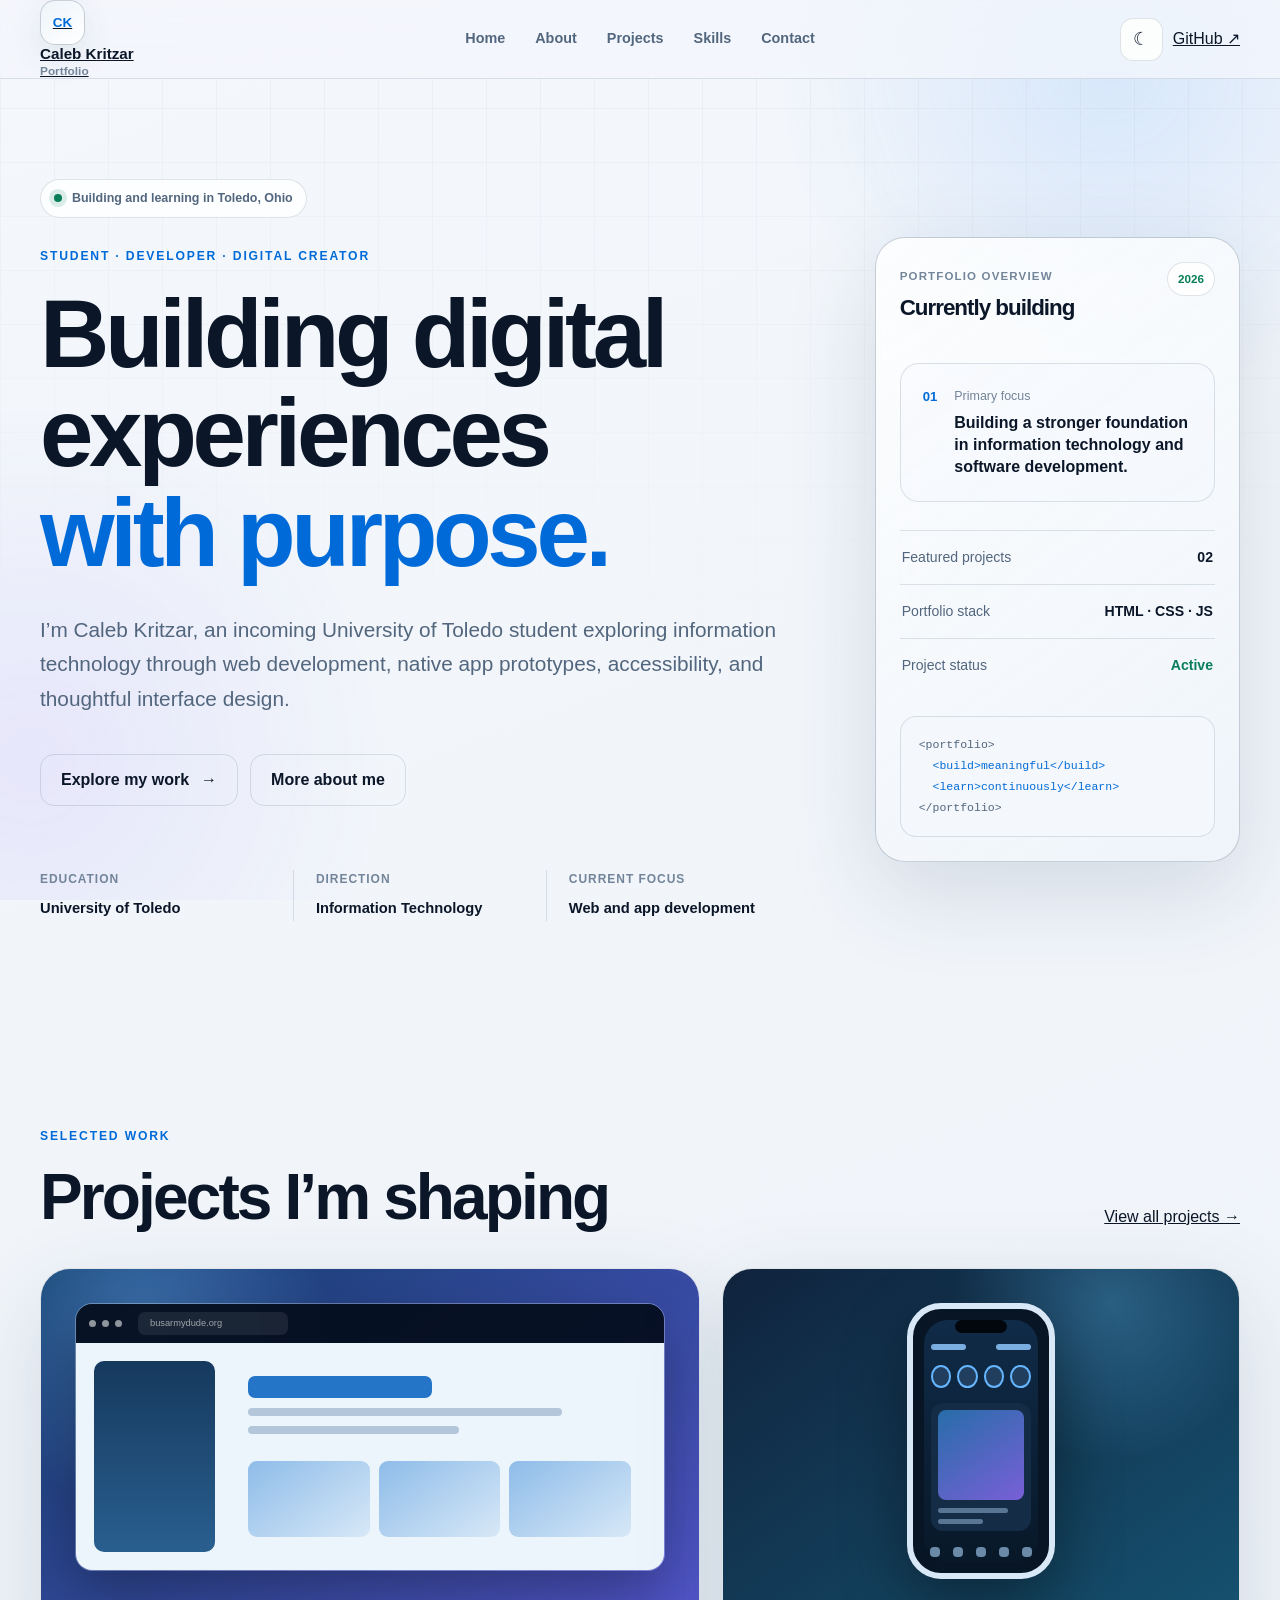
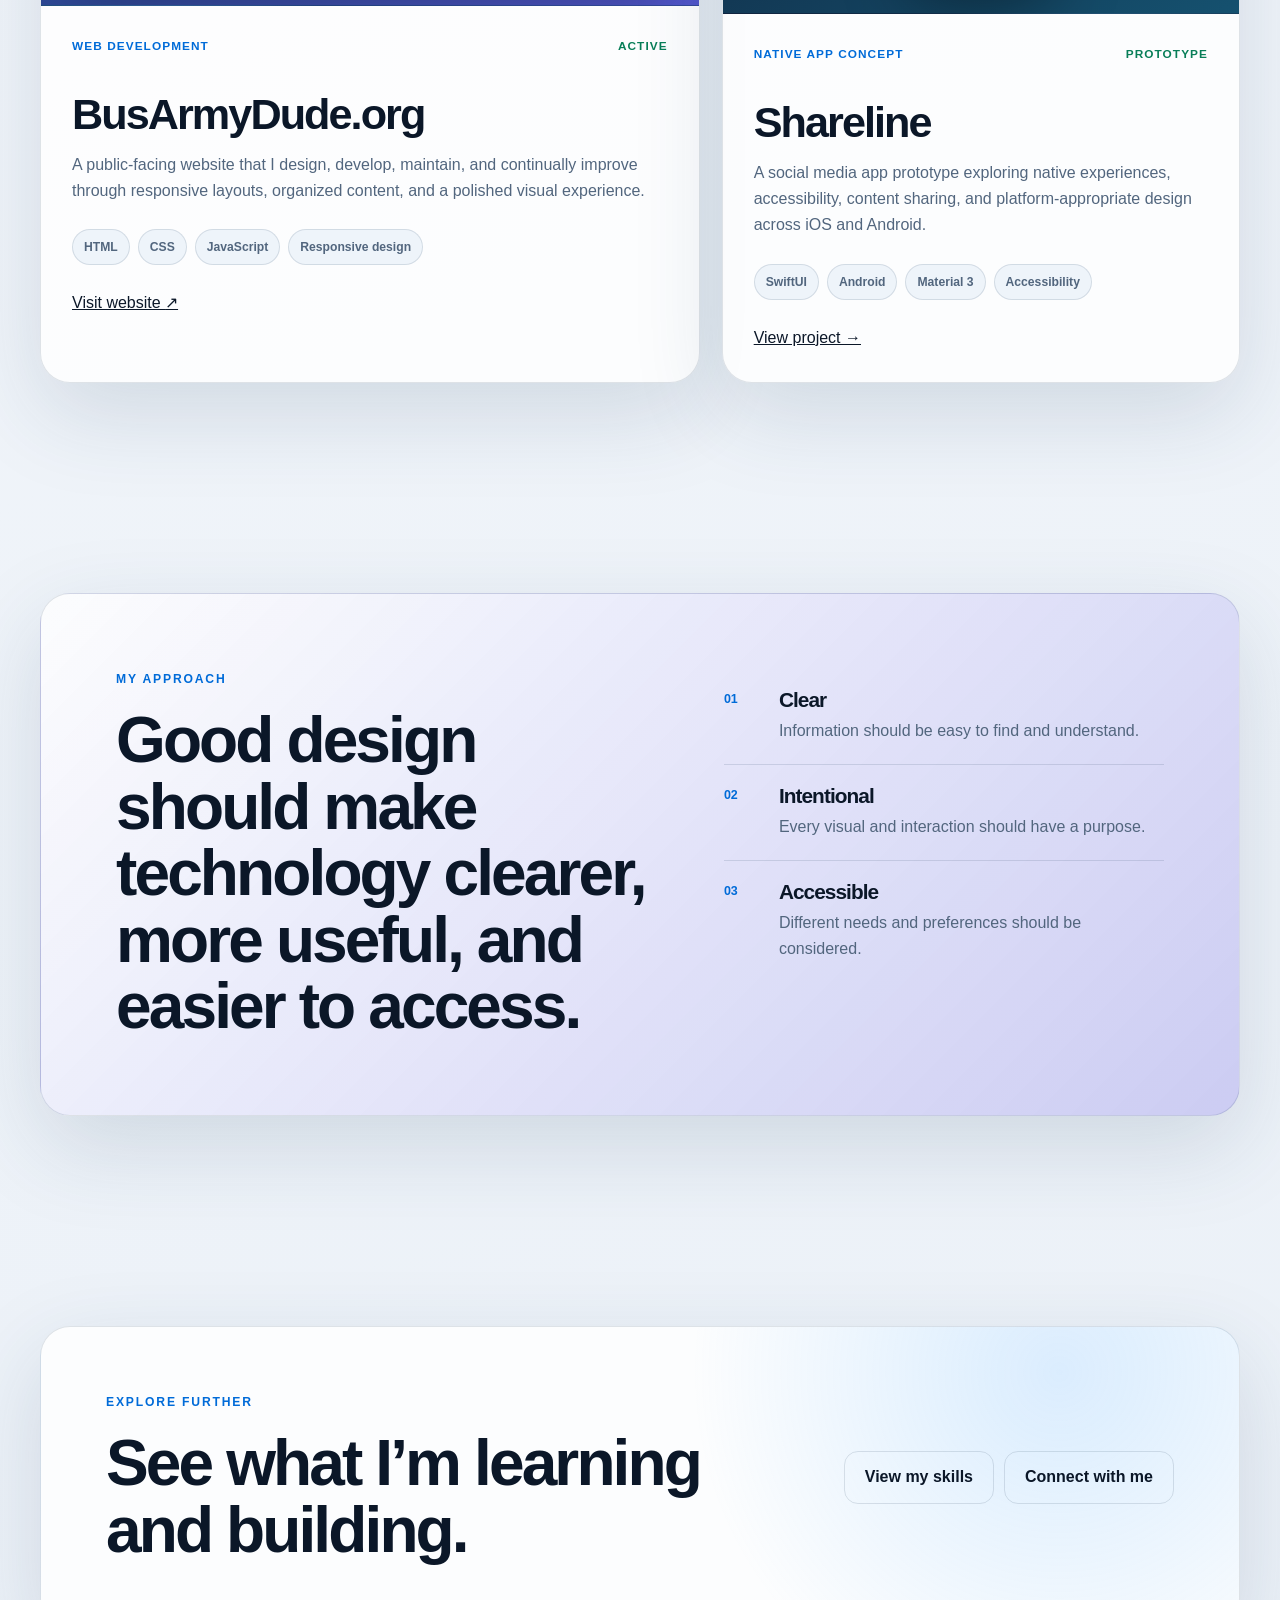
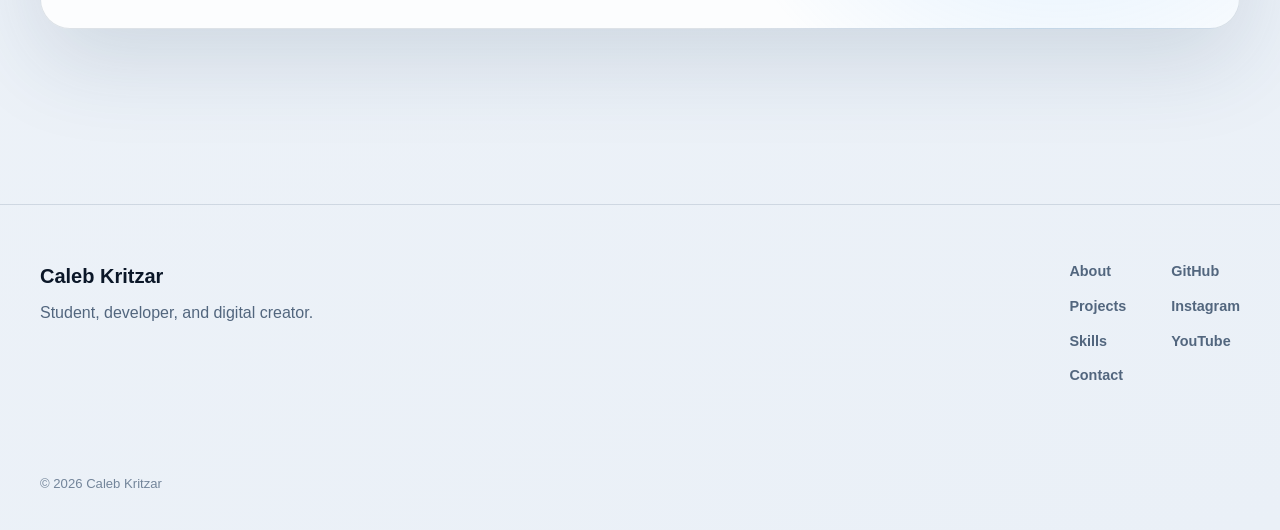
<file: index.html>
<!DOCTYPE html>
<html lang="en">
<head>
    <meta charset="UTF-8">

    <meta
        name="viewport"
        content="width=device-width, initial-scale=1"
    >

    <meta
        name="description"
        content="The personal portfolio of Caleb Kritzar, featuring web development, app prototypes, accessibility, and interface design."
    >

    <meta name="theme-color" content="#07111f">
    <meta name="color-scheme" content="light dark">

    <title>Caleb Kritzar | Portfolio</title>

    <script>
        const savedTheme = localStorage.getItem("portfolio-theme");

        if (savedTheme) {
            document.documentElement.dataset.theme = savedTheme;
        }
    </script>

    <!-- Fixed CSS and JS links -->
    <link rel="stylesheet" href="css/styles.css">
    <script src="js/script.js" defer></script>
</head>

<body data-page="home">
    <!-- Fixed skip link -->
    <a href="#main-content" class="skip-link">
        Skip to main content
    </a>

    <div class="scroll-progress" aria-hidden="true">
        <span class="scroll-progress-bar"></span>
    </div>

    <div class="ambient-background" aria-hidden="true">
        <div class="ambient-orb ambient-orb-one"></div>
        <div class="ambient-orb ambient-orb-two"></div>
        <div class="ambient-grid"></div>
    </div>

    <header class="site-header">
        <nav class="navigation shell" aria-label="Primary navigation">
            <!-- Fixed brand link -->
            <a href="index.html" class="brand-link">
                <span class="brand-mark">CK</span>

                <span class="brand-text">
                    <strong>Caleb Kritzar</strong>
                    <small>Portfolio</small>
                </span>
            </a>

            <button
                class="navigation-toggle"
                type="button"
                aria-expanded="false"
                aria-controls="navigation-menu"
            >
                <span class="sr-only">Open navigation</span>
                <span></span>
                <span></span>
            </button>

            <div class="navigation-menu" id="navigation-menu">
                <!-- Fixed navigation links -->
                <a href="index.html">Home</a>
                <a href="about.html">About</a>
                <a href="projects.html">Projects</a>
                <a href="skills.html">Skills</a>
                <a href="contact.html">Contact</a>
            </div>

            <div class="navigation-actions">
                <button
                    class="theme-toggle"
                    type="button"
                    aria-label="Change color theme"
                    title="Change color theme"
                >
                    <span class="theme-icon" aria-hidden="true">◐</span>
                </button>

                <!-- Fixed GitHub nav link -->
                <a href="https://github.com/ckritzar30" target="_blank" rel="noopener noreferrer">
                    GitHub
                    <span aria-hidden="true">↗</span>
                </a>
            </div>
        </nav>
    </header>

    <main id="main-content">
        <section class="hero shell">
            <div class="hero-content reveal">
                <div class="availability-label">
                    <span class="availability-dot" aria-hidden="true"></span>
                    Building and learning in Toledo, Ohio
                </div>

                <p class="eyebrow">Student · Developer · Digital Creator</p>

                <h1>
                    Building digital experiences
                    <span>with purpose.</span>
                </h1>

                <p class="hero-description">
                    I’m Caleb Kritzar, an incoming University of Toledo
                    student exploring information technology through web
                    development, native app prototypes, accessibility, and
                    thoughtful interface design.
                </p>

                <div class="hero-actions">
                    <!-- Fixed hero action links -->
                    <a href="projects.html" class="button">
                        Explore my work
                        <span aria-hidden="true">→</span>
                    </a>

                    <a href="about.html" class="button outline">
                        More about me
                    </a>
                </div>

                <dl class="hero-facts">
                    <div>
                        <dt>Education</dt>
                        <dd>University of Toledo</dd>
                    </div>

                    <div>
                        <dt>Direction</dt>
                        <dd>Information Technology</dd>
                    </div>

                    <div>
                        <dt>Current focus</dt>
                        <dd>Web and app development</dd>
                    </div>
                </dl>
            </div>

            <aside class="hero-dashboard reveal" aria-label="Portfolio overview">
                <div class="dashboard-header">
                    <div>
                        <span class="dashboard-label">Portfolio overview</span>
                        <h2>Currently building</h2>
                    </div>

                    <span class="year-badge">2026</span>
                </div>

                <div class="dashboard-feature">
                    <span class="dashboard-number">01</span>

                    <div>
                        <p>Primary focus</p>
                        <strong>
                            Building a stronger foundation in information
                            technology and software development.
                        </strong>
                    </div>
                </div>

                <div class="dashboard-list">
                    <div>
                        <span>Featured projects</span>
                        <strong>02</strong>
                    </div>

                    <div>
                        <span>Portfolio stack</span>
                        <strong>HTML · CSS · JS</strong>
                    </div>

                    <div>
                        <span>Project status</span>
                        <strong class="status-text">Active</strong>
                    </div>
                </div>

                <div class="dashboard-code" aria-hidden="true">
                    <span>&lt;portfolio&gt;</span>
                    <span>&nbsp;&nbsp;&lt;build&gt;meaningful&lt;/build&gt;</span>
                    <span>&nbsp;&nbsp;&lt;learn&gt;continuously&lt;/learn&gt;</span>
                    <span>&lt;/portfolio&gt;</span>
                </div>
            </aside>
        </section>

        <section class="section shell">
            <header class="section-header reveal">
                <div>
                    <p class="eyebrow">Selected work</p>
                    <h2>Projects I’m shaping</h2>
                </div>

                <!-- Fixed view all link -->
                <a href="projects.html">
                    View all projects
                    <span aria-hidden="true">→</span>
                </a>
            </header>

            <div class="featured-projects">
                <article class="project-card project-card-large reveal">
                    <div class="project-visual website-visual" aria-hidden="true">
                        <div class="browser-window">
                            <div class="browser-toolbar">
                                <span></span>
                                <span></span>
                                <span></span>

                                <div class="browser-address">
                                    busarmydude.org
                                </div>
                            </div>

                            <div class="browser-content">
                                <div class="browser-sidebar"></div>

                                <div class="browser-main">
                                    <span class="browser-title"></span>
                                    <span class="browser-line"></span>
                                    <span class="browser-line browser-line-short"></span>

                                    <div class="browser-cards">
                                        <span></span>
                                        <span></span>
                                        <span></span>
                                    </div>
                                </div>
                            </div>
                        </div>
                    </div>

                    <div class="project-content">
                        <div class="project-meta">
                            <span>Web development</span>
                            <span class="project-status">Active</span>
                        </div>

                        <h3>BusArmyDude.org</h3>

                        <p>
                            A public-facing website that I design, develop,
                            maintain, and continually improve through
                            responsive layouts, organized content, and a
                            polished visual experience.
                        </p>

                        <div class="tag-list" aria-label="Technologies used">
                            <span>HTML</span>
                            <span>CSS</span>
                            <span>JavaScript</span>
                            <span>Responsive design</span>
                        </div>

                        <!-- Fixed project link -->
                        <a href="https://busarmydude.org" target="_blank" rel="noopener noreferrer">
                            Visit website
                            <span aria-hidden="true">↗</span>
                        </a>
                    </div>
                </article>

                <article class="project-card reveal">
                    <div class="project-visual app-visual" aria-hidden="true">
                        <div class="phone-frame">
                            <div class="phone-island"></div>

                            <div class="phone-interface">
                                <div class="phone-header">
                                    <span></span>
                                    <span></span>
                                </div>

                                <div class="phone-story-row">
                                    <span></span>
                                    <span></span>
                                    <span></span>
                                    <span></span>
                                </div>

                                <div class="phone-post">
                                    <div></div>
                                    <span></span>
                                    <span></span>
                                </div>

                                <div class="phone-navigation">
                                    <span></span>
                                    <span></span>
                                    <span></span>
                                    <span></span>
                                    <span></span>
                                </div>
                            </div>
                        </div>
                    </div>

                    <div class="project-content">
                        <div class="project-meta">
                            <span>Native app concept</span>
                            <span class="project-status">Prototype</span>
                        </div>

                        <h3>Shareline</h3>

                        <p>
                            A social media app prototype exploring native
                            experiences, accessibility, content sharing, and
                            platform-appropriate design across iOS and Android.
                        </p>

                        <div class="tag-list" aria-label="Project technologies">
                            <span>SwiftUI</span>
                            <span>Android</span>
                            <span>Material 3</span>
                            <span>Accessibility</span>
                        </div>

                        <!-- Fixed project link -->
                        <a href="projects.html#shareline">
                            View project
                            <span aria-hidden="true">→</span>
                        </a>
                    </div>
                </article>
            </div>
        </section>

        <section class="section shell">
            <div class="principles-panel reveal">
                <div>
                    <p class="eyebrow">My approach</p>

                    <h2>
                        Good design should make technology clearer,
                        more useful, and easier to access.
                    </h2>
                </div>

                <div class="principles-list">
                    <div>
                        <span>01</span>

                        <div>
                            <h3>Clear</h3>
                            <p>Information should be easy to find and understand.</p>
                        </div>
                    </div>

                    <div>
                        <span>02</span>

                        <div>
                            <h3>Intentional</h3>
                            <p>Every visual and interaction should have a purpose.</p>
                        </div>
                    </div>

                    <div>
                        <span>03</span>

                        <div>
                            <h3>Accessible</h3>
                            <p>Different needs and preferences should be considered.</p>
                        </div>
                    </div>
                </div>
            </div>
        </section>

        <section class="section shell">
            <div class="callout reveal">
                <div>
                    <p class="eyebrow">Explore further</p>
                    <h2>See what I’m learning and building.</h2>
                </div>

                <div class="callout-actions">
                    <!-- Fixed callout links -->
                    <a href="skills.html" class="button">
                        View my skills
                    </a>

                    <a href="contact.html" class="button outline">
                        Connect with me
                    </a>
                </div>
            </div>
        </section>
    </main>

    <footer class="site-footer">
        <div class="footer-content shell">
            <div class="footer-identity">
                <!-- Fixed footer identity link -->
                <a href="index.html">Caleb Kritzar</a>
                <p>Student, developer, and digital creator.</p>
            </div>

            <nav class="footer-navigation" aria-label="Footer navigation">
                <!-- Fixed footer nav links -->
                <a href="about.html">About</a>
                <a href="projects.html">Projects</a>
                <a href="skills.html">Skills</a>
                <a href="contact.html">Contact</a>
            </nav>

            <div class="footer-social">
                <!-- Fixed footer social links -->
                <a href="https://github.com/ckritzar30" target="_blank" rel="noopener noreferrer">
                    GitHub
                </a>

                <a href="https://www.instagram.com/calebkritzar" target="_blank" rel="noopener noreferrer">
                    Instagram
                </a>

                <a href="https://www.youtube.com/@calebkritzar" target="_blank" rel="noopener noreferrer">
                    YouTube
                </a>
            </div>

            <p class="copyright">
                © <span data-current-year></span> Caleb Kritzar
            </p>
        </div>
    </footer>
</body>
</html>
</file>
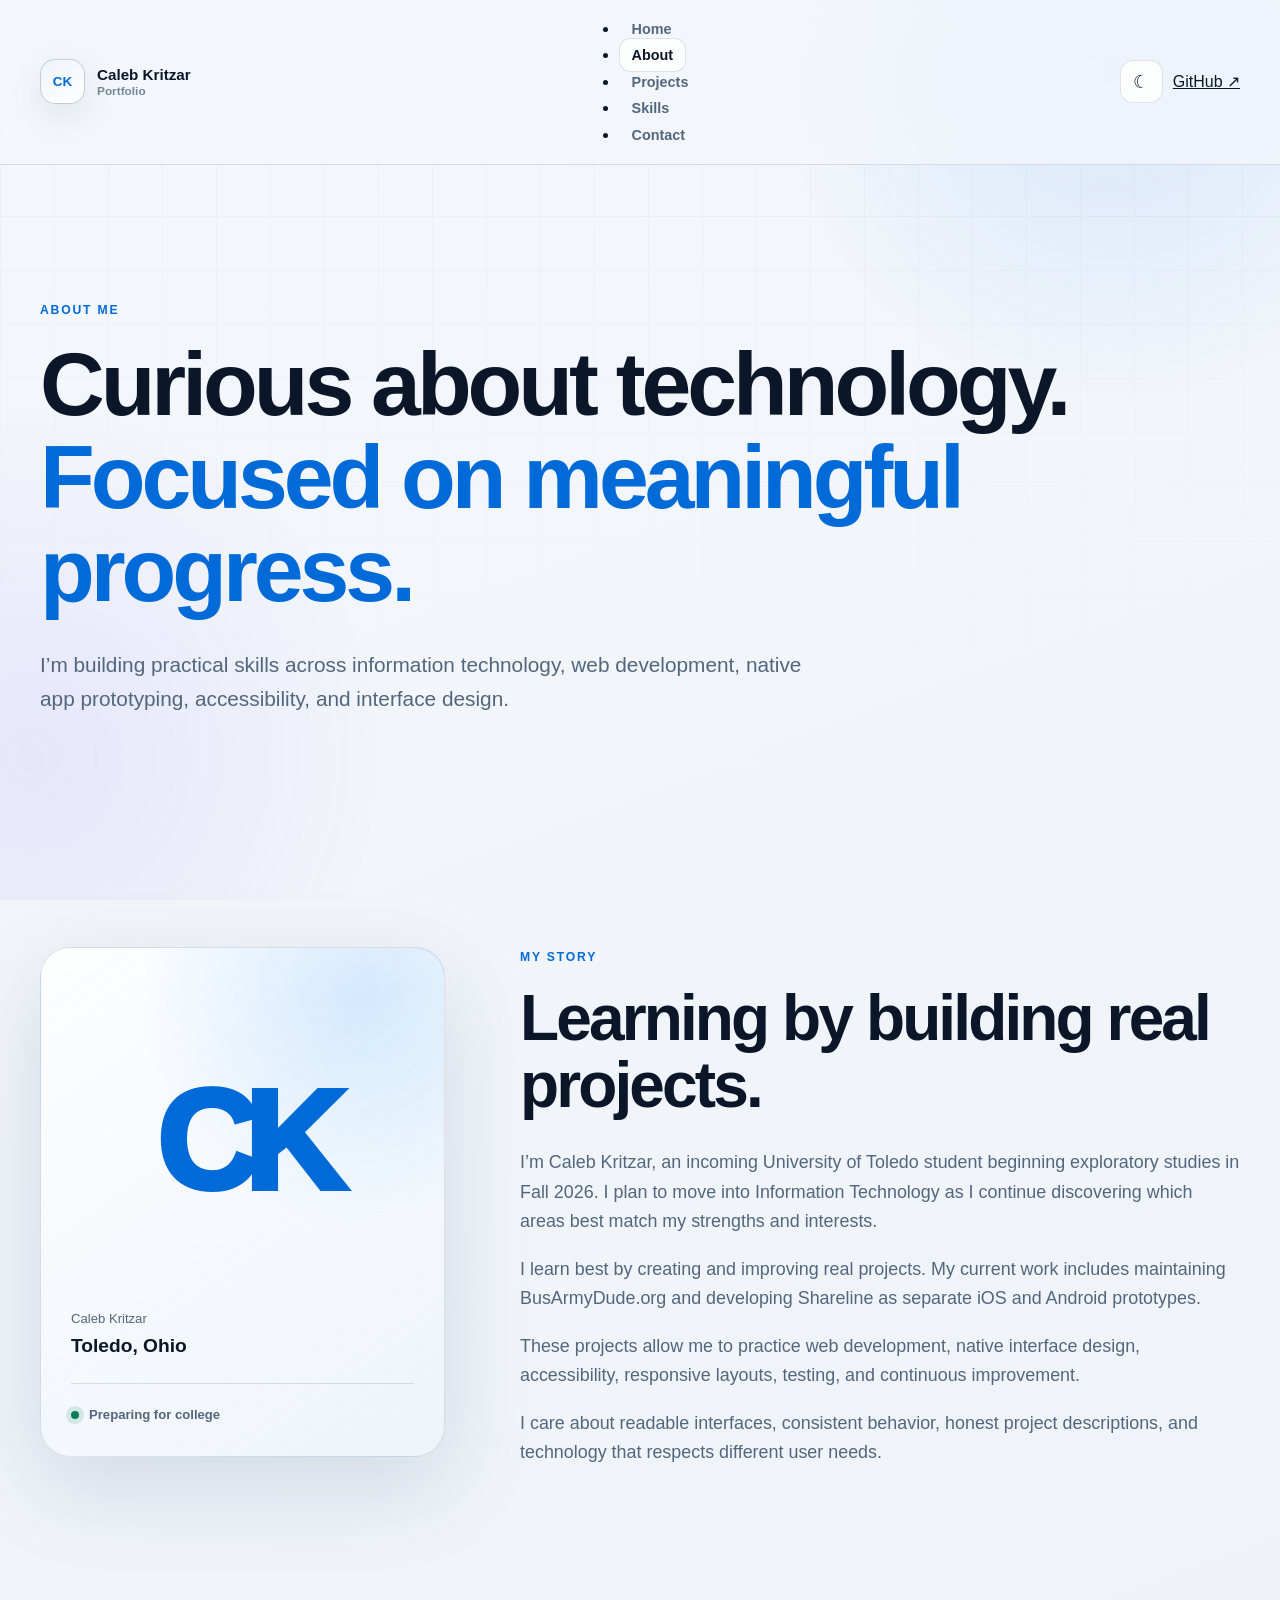
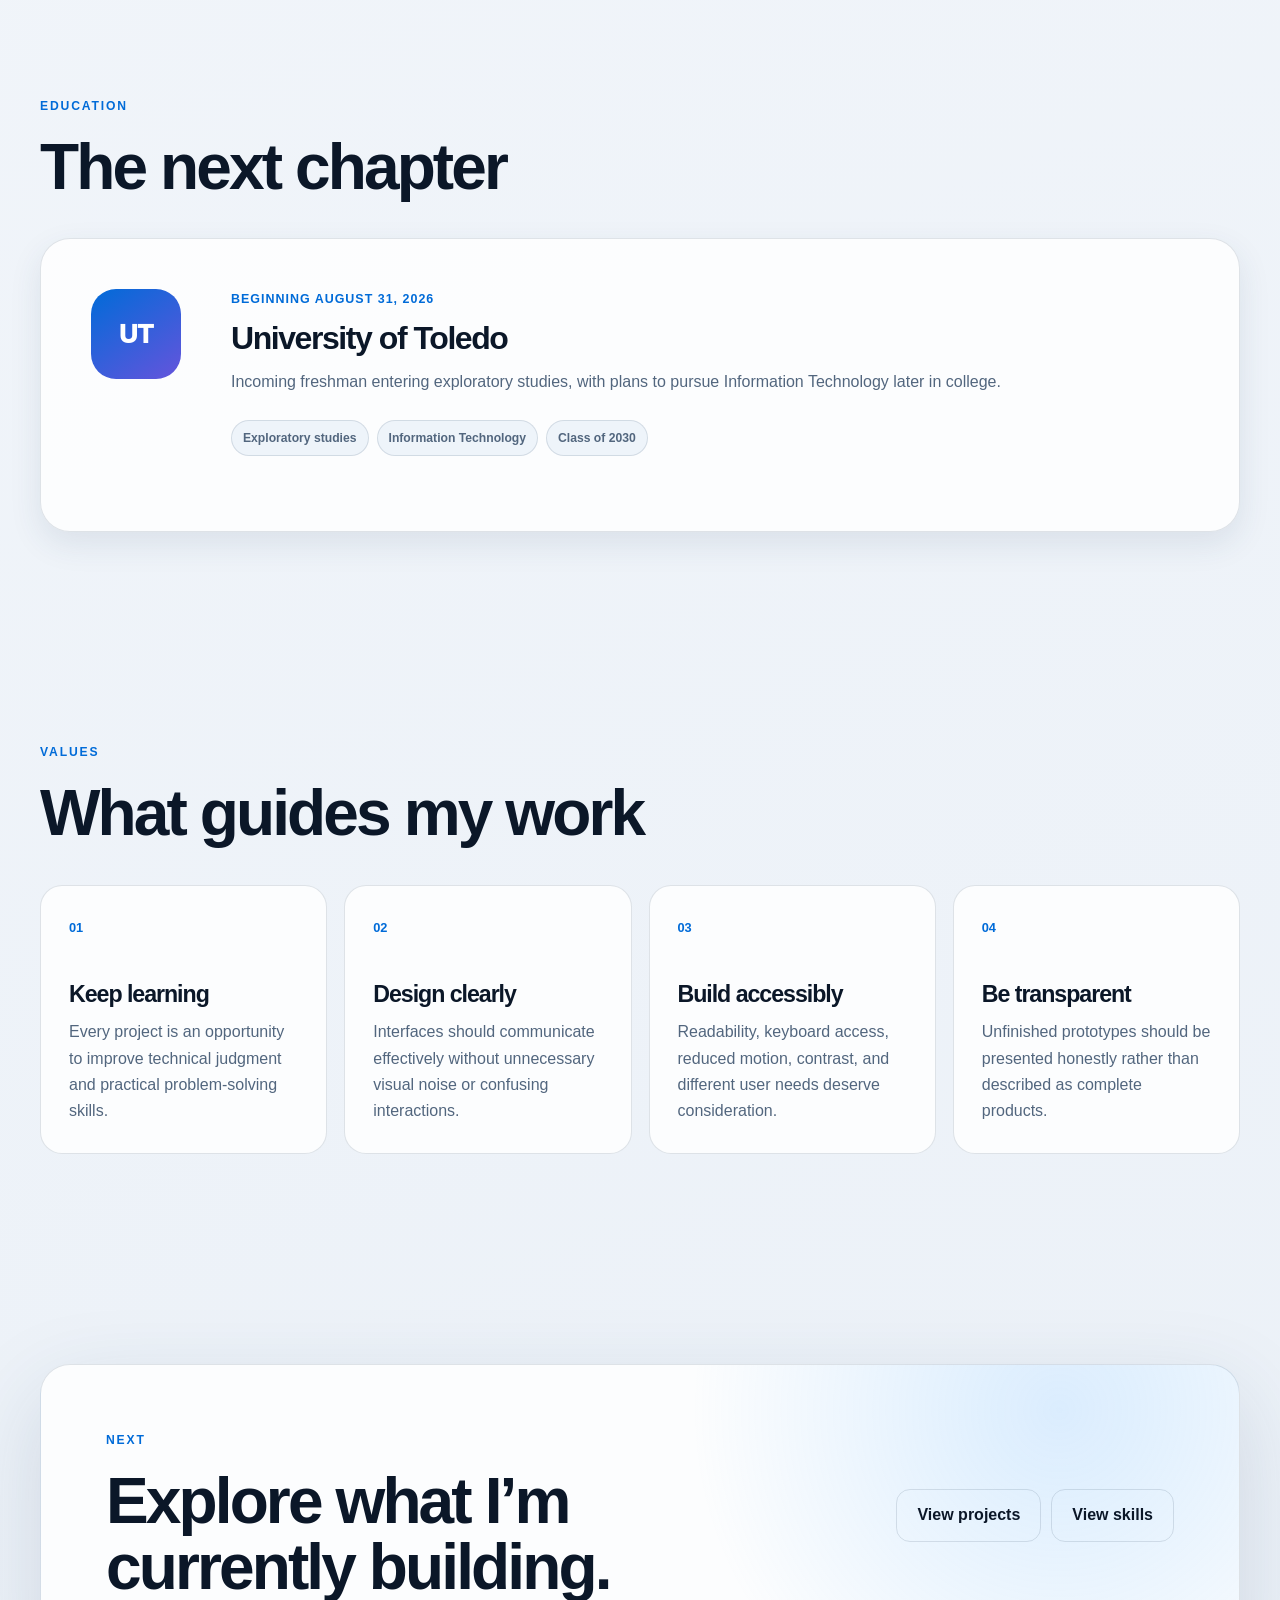
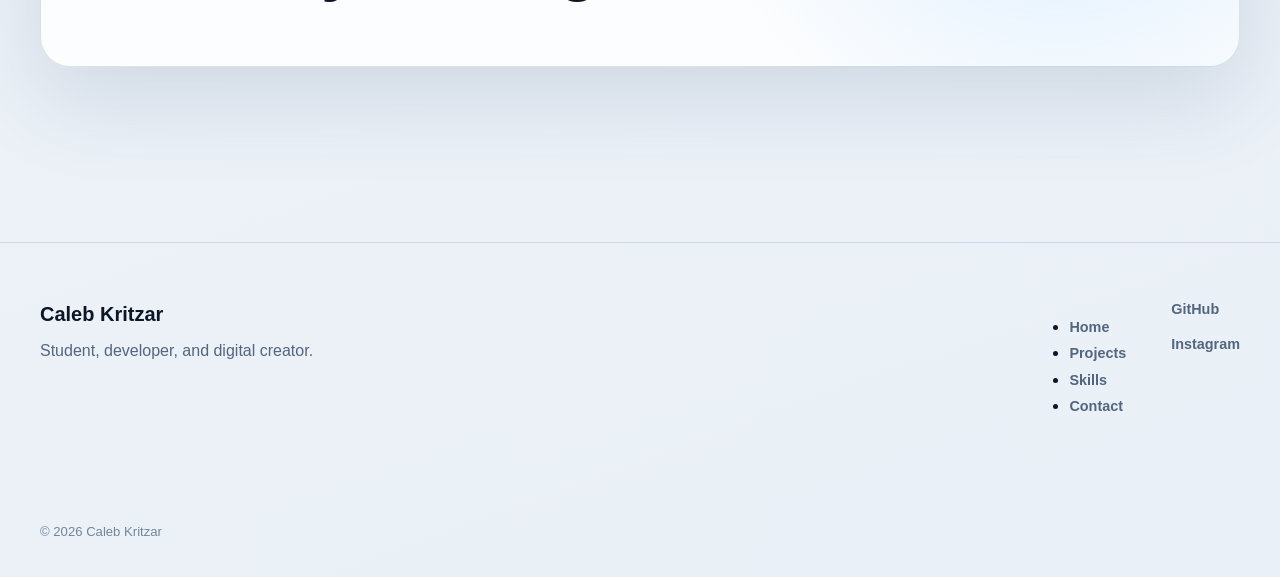
<file: about.html>
<!doctype html>
<html lang="en">
<head>
  <meta charset="utf-8" />
  <meta name="viewport" content="width=device-width, initial-scale=1" />
  <meta name="description" content="Learn about Caleb Kritzar, an incoming University of Toledo student interested in information technology and development." />
  <meta name="theme-color" content="#07111f" />
  <meta name="color-scheme" content="light dark" />
  <title>About | Caleb Kritzar</title>

  <script>
    // Apply saved theme early to avoid flash
    try {
      const savedTheme = localStorage.getItem('portfolio-theme');
      if (savedTheme) {
        document.documentElement.dataset.theme = savedTheme;
      }
    } catch (e) {
      /* ignore localStorage errors */
    }
  </script>

  <link rel="stylesheet" href="css/styles.css" />
  <script src="js/script.js" defer></script>
</head>

<body data-page="about">
  <a class="skip-link" href="#main-content">Skip to main content</a>

  <div class="scroll-progress" aria-hidden="true">
    <span class="scroll-progress-bar"></span>
  </div>

  <div class="ambient-background" aria-hidden="true">
    <div class="ambient-orb ambient-orb-one"></div>
    <div class="ambient-orb ambient-orb-two"></div>
    <div class="ambient-grid"></div>
  </div>

  <header class="site-header">
    <nav class="navigation shell" aria-label="Primary navigation">
      <a class="brand" href="index.html">
        <span class="brand-mark" aria-hidden="true">CK</span>
        <span class="brand-text">
          <strong>Caleb Kritzar</strong>
          <small>Portfolio</small>
        </span>
      </a>

      <button
        class="navigation-toggle"
        type="button"
        aria-expanded="false"
        aria-controls="navigation-menu"
        aria-label="Open navigation"
        title="Open navigation"
      >
        <span class="sr-only">Open navigation</span>
        <span aria-hidden="true"></span>
        <span aria-hidden="true"></span>
      </button>

      <div class="navigation-menu" id="navigation-menu">
        <ul>
          <li><a href="index.html">Home</a></li>
          <li><a href="about.html" aria-current="page">About</a></li>
          <li><a href="projects.html">Projects</a></li>
          <li><a href="skills.html">Skills</a></li>
          <li><a href="contact.html">Contact</a></li>
        </ul>
      </div>

      <div class="navigation-actions">
        <button
          class="theme-toggle"
          type="button"
          aria-label="Change color theme"
          title="Change color theme"
        >
          <span class="theme-icon" aria-hidden="true">◐</span>
        </button>

        <a class="external-link" href="https://github.com/ckritzar30" target="_blank" rel="noopener noreferrer">
          GitHub <span aria-hidden="true">↗</span>
        </a>
      </div>
    </nav>
  </header>

  <main id="main-content">
    <section class="page-hero shell reveal">
      <p class="eyebrow">About me</p>

      <h1>
        Curious about technology.
        <span>Focused on meaningful progress.</span>
      </h1>

      <p class="page-description">
        I’m building practical skills across information technology,
        web development, native app prototyping, accessibility, and
        interface design.
      </p>
    </section>

    <section class="section shell">
      <div class="about-layout">
        <div class="identity-card reveal" aria-labelledby="identity-name">
          <div class="identity-monogram" aria-hidden="true">CK</div>

          <div class="identity-details">
            <span id="identity-name">Caleb Kritzar</span>
            <strong>Toledo, Ohio</strong>
          </div>

          <div class="identity-status">
            <span class="availability-dot" aria-hidden="true"></span>
            Preparing for college
          </div>
        </div>

        <article class="about-content reveal" aria-labelledby="story-heading">
          <p class="eyebrow">My story</p>

          <h2 id="story-heading">Learning by building real projects.</h2>

          <p>
            I’m Caleb Kritzar, an incoming University of Toledo student beginning exploratory studies in Fall 2026. I plan to move into Information Technology as I continue discovering which areas best match my strengths and interests.
          </p>

          <p>
            I learn best by creating and improving real projects. My current work includes maintaining BusArmyDude.org and developing Shareline as separate iOS and Android prototypes.
          </p>

          <p>
            These projects allow me to practice web development, native interface design, accessibility, responsive layouts, testing, and continuous improvement.
          </p>

          <p>
            I care about readable interfaces, consistent behavior, honest project descriptions, and technology that respects different user needs.
          </p>
        </article>
      </div>
    </section>

    <section class="section shell">
      <header class="section-header reveal">
        <div>
          <p class="eyebrow">Education</p>
          <h2>The next chapter</h2>
        </div>
      </header>

      <article class="education-card reveal" aria-labelledby="education-heading">
        <div class="education-symbol" aria-hidden="true">UT</div>

        <div class="education-content">
          <p class="education-date">Beginning August 31, 2026</p>

          <h3 id="education-heading">University of Toledo</h3>

          <p>
            Incoming freshman entering exploratory studies, with plans to pursue Information Technology later in college.
          </p>

          <div class="tag-list" aria-hidden="true">
            <span>Exploratory studies</span>
            <span>Information Technology</span>
            <span>Class of 2030</span>
          </div>
        </div>
      </article>
    </section>

    <section class="section shell">
      <header class="section-header reveal">
        <div>
          <p class="eyebrow">Values</p>
          <h2>What guides my work</h2>
        </div>
      </header>

      <div class="values-grid">
        <article class="value-card reveal">
          <span class="value-number">01</span>
          <h3>Keep learning</h3>
          <p>Every project is an opportunity to improve technical judgment and practical problem-solving skills.</p>
        </article>

        <article class="value-card reveal">
          <span class="value-number">02</span>
          <h3>Design clearly</h3>
          <p>Interfaces should communicate effectively without unnecessary visual noise or confusing interactions.</p>
        </article>

        <article class="value-card reveal">
          <span class="value-number">03</span>
          <h3>Build accessibly</h3>
          <p>Readability, keyboard access, reduced motion, contrast, and different user needs deserve consideration.</p>
        </article>

        <article class="value-card reveal">
          <span class="value-number">04</span>
          <h3>Be transparent</h3>
          <p>Unfinished prototypes should be presented honestly rather than described as complete products.</p>
        </article>
      </div>
    </section>

    <section class="section shell">
      <div class="callout reveal" role="region" aria-labelledby="callout-heading">
        <div>
          <p class="eyebrow">Next</p>
          <h2 id="callout-heading">Explore what I’m currently building.</h2>
        </div>

        <div class="callout-actions">
          <a class="button" href="projects.html">View projects</a>
          <a class="button" href="skills.html">View skills</a>
        </div>
      </div>
    </section>
  </main>

  <footer class="site-footer">
    <div class="footer-content shell">
      <div class="footer-identity">
        <a href="index.html">Caleb Kritzar</a>
        <p>Student, developer, and digital creator.</p>
      </div>

      <nav class="footer-navigation" aria-label="Footer navigation">
        <ul>
          <li><a href="index.html">Home</a></li>
          <li><a href="projects.html">Projects</a></li>
          <li><a href="skills.html">Skills</a></li>
          <li><a href="contact.html">Contact</a></li>
        </ul>
      </nav>

      <div class="footer-social">
        <a href="https://github.com/ckritzar30" target="_blank" rel="noopener noreferrer">GitHub</a>
        <a href="https://www.instagram.com/calebkritzar" target="_blank" rel="noopener noreferrer">Instagram</a>
      </div>

      <p class="copyright">
        © <span data-current-year></span> Caleb Kritzar
      </p>
    </div>
  </footer>

  <script>
    // Populate the copyright year
    try {
      const yearEl = document.querySelector('[data-current-year]');
      if (yearEl) yearEl.textContent = new Date().getFullYear();
    } catch (e) { /* ignore */ }
  </script>
</body>
</html>
</file>
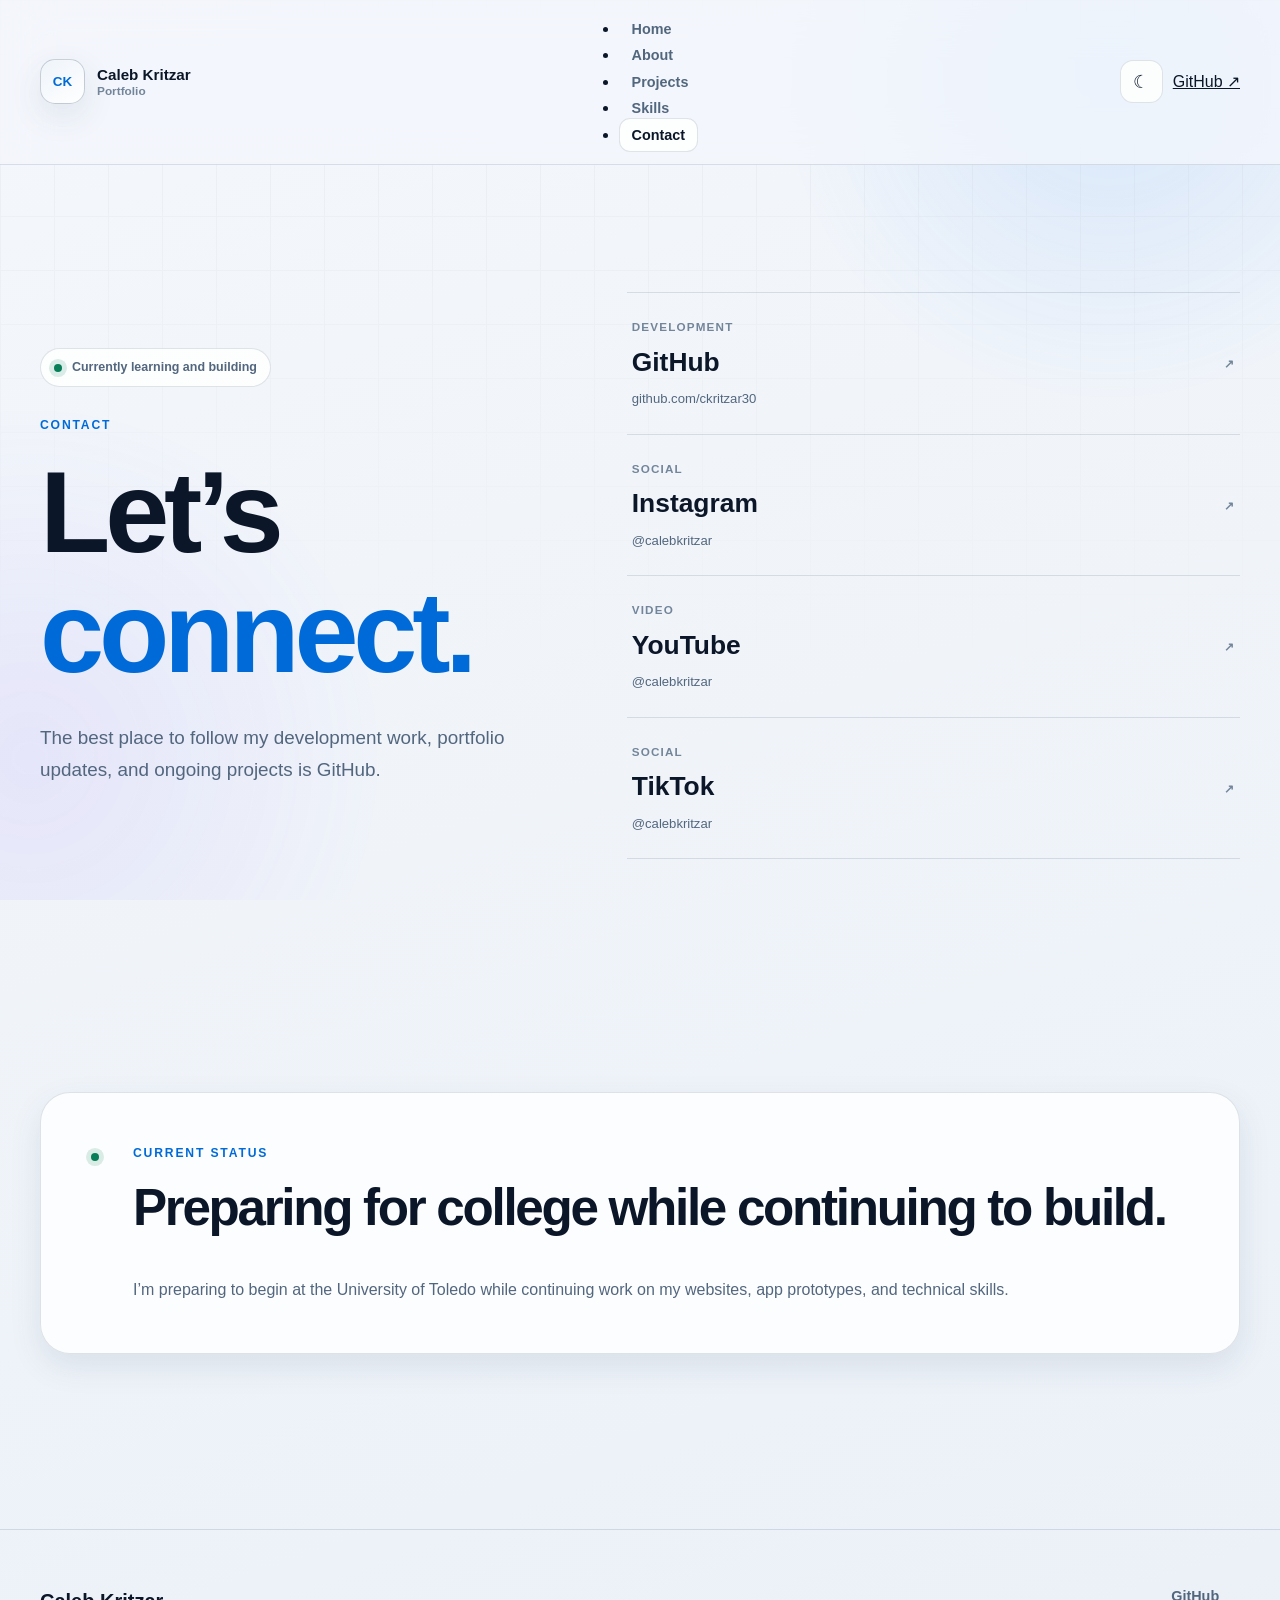
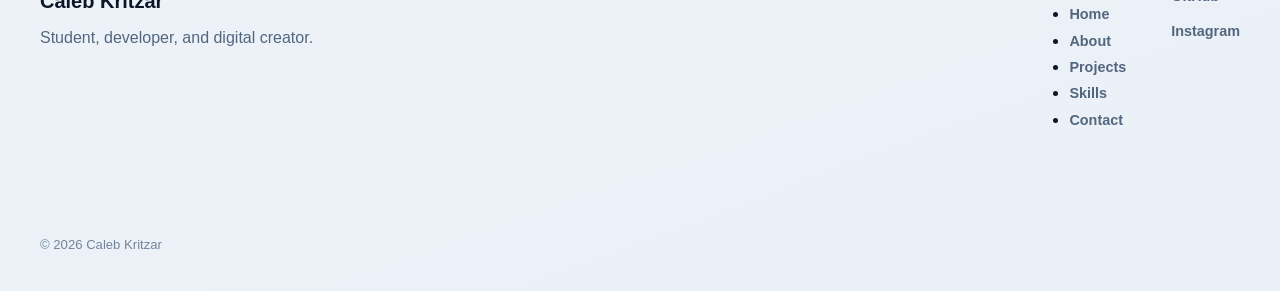
<file: contact.html>
<!doctype html>
<html lang="en">
<head>
  <meta charset="utf-8" />
  <meta name="viewport" content="width=device-width, initial-scale=1" />
  <meta name="description" content="Connect with Caleb Kritzar through GitHub and social platforms." />
  <meta name="theme-color" content="#07111f" />
  <meta name="color-scheme" content="light dark" />
  <title>Contact | Caleb Kritzar</title>

  <script>
    // Apply saved theme early to avoid flash
    try {
      const savedTheme = localStorage.getItem('portfolio-theme');
      if (savedTheme) document.documentElement.dataset.theme = savedTheme;
    } catch (e) { /* ignore localStorage errors */ }
  </script>

  <link rel="stylesheet" href="css/styles.css" />
  <script src="js/script.js" defer></script>
</head>

<body data-page="contact">
  <a class="skip-link" href="#main-content">Skip to main content</a>

  <div class="scroll-progress" aria-hidden="true">
    <span class="scroll-progress-bar"></span>
  </div>

  <div class="ambient-background" aria-hidden="true">
    <div class="ambient-orb ambient-orb-one"></div>
    <div class="ambient-orb ambient-orb-two"></div>
    <div class="ambient-grid"></div>
  </div>

  <header class="site-header">
    <nav class="navigation shell" aria-label="Primary navigation">
      <a class="brand" href="index.html">
        <span class="brand-mark" aria-hidden="true">CK</span>
        <span class="brand-text">
          <strong>Caleb Kritzar</strong>
          <small>Portfolio</small>
        </span>
      </a>

      <button
        class="navigation-toggle"
        type="button"
        aria-expanded="false"
        aria-controls="navigation-menu"
        aria-label="Open navigation"
        title="Open navigation"
      >
        <span class="sr-only">Open navigation</span>
        <span aria-hidden="true"></span>
        <span aria-hidden="true"></span>
      </button>

      <div class="navigation-menu" id="navigation-menu">
        <ul>
          <li><a href="index.html">Home</a></li>
          <li><a href="about.html">About</a></li>
          <li><a href="projects.html">Projects</a></li>
          <li><a href="skills.html">Skills</a></li>
          <li><a href="contact.html" aria-current="page">Contact</a></li>
        </ul>
      </div>

      <div class="navigation-actions">
        <button
          class="theme-toggle"
          type="button"
          aria-label="Change color theme"
          title="Change color theme"
        >
          <span class="theme-icon" aria-hidden="true">◐</span>
        </button>

        <a class="external-link" href="https://github.com/ckritzar30" target="_blank" rel="noopener noreferrer">
          GitHub <span aria-hidden="true">↗</span>
        </a>
      </div>
    </nav>
  </header>

  <main id="main-content">
    <section class="contact-hero shell" aria-labelledby="contact-heading">
      <div class="contact-introduction reveal">
        <div class="availability-label">
          <span class="availability-dot" aria-hidden="true"></span>
          Currently learning and building
        </div>

        <p class="eyebrow">Contact</p>

        <h1 id="contact-heading">
          Let’s <span>connect.</span>
        </h1>

        <p>
          The best place to follow my development work, portfolio updates,
          and ongoing projects is GitHub.
        </p>
      </div>

      <div class="contact-links reveal" role="list">
        <a class="contact-link" role="listitem" href="https://github.com/ckritzar30" target="_blank" rel="noopener noreferrer">
          <div>
            <span class="contact-type">Development</span>
            <strong class="contact-title">GitHub</strong>
            <small class="contact-handle">github.com/ckritzar30</small>
          </div>
          <span class="contact-external" aria-hidden="true">↗</span>
        </a>

        <a class="contact-link" role="listitem" href="https://www.instagram.com/calebkritzar" target="_blank" rel="noopener noreferrer">
          <div>
            <span class="contact-type">Social</span>
            <strong class="contact-title">Instagram</strong>
            <small class="contact-handle">@calebkritzar</small>
          </div>
          <span class="contact-external" aria-hidden="true">↗</span>
        </a>

        <a class="contact-link" role="listitem" href="https://www.youtube.com/@calebkritzar" target="_blank" rel="noopener noreferrer">
          <div>
            <span class="contact-type">Video</span>
            <strong class="contact-title">YouTube</strong>
            <small class="contact-handle">@calebkritzar</small>
          </div>
          <span class="contact-external" aria-hidden="true">↗</span>
        </a>

        <a class="contact-link" role="listitem" href="https://www.tiktok.com/@calebkritzar" target="_blank" rel="noopener noreferrer">
          <div>
            <span class="contact-type">Social</span>
            <strong class="contact-title">TikTok</strong>
            <small class="contact-handle">@calebkritzar</small>
          </div>
          <span class="contact-external" aria-hidden="true">↗</span>
        </a>
      </div>
    </section>

    <section class="section shell">
      <div class="availability-panel reveal" role="region" aria-labelledby="status-heading">
        <span class="availability-dot" aria-hidden="true"></span>

        <div>
          <p class="eyebrow">Current status</p>
          <h2 id="status-heading">Preparing for college while continuing to build.</h2>

          <p>
            I’m preparing to begin at the University of Toledo while continuing work on my websites,
            app prototypes, and technical skills.
          </p>
        </div>
      </div>
    </section>
  </main>

  <footer class="site-footer">
    <div class="footer-content shell">
      <div class="footer-identity">
        <a href="index.html">Caleb Kritzar</a>
        <p>Student, developer, and digital creator.</p>
      </div>

      <nav class="footer-navigation" aria-label="Footer navigation">
        <ul>
          <li><a href="index.html">Home</a></li>
          <li><a href="about.html">About</a></li>
          <li><a href="projects.html">Projects</a></li>
          <li><a href="skills.html">Skills</a></li>
          <li><a href="contact.html">Contact</a></li>
        </ul>
      </nav>

      <div class="footer-social">
        <a href="https://github.com/ckritzar30" target="_blank" rel="noopener noreferrer">GitHub</a>
        <a href="https://www.instagram.com/calebkritzar" target="_blank" rel="noopener noreferrer">Instagram</a>
      </div>

      <p class="copyright">
        © <span data-current-year></span> Caleb Kritzar
      </p>
    </div>
  </footer>

  <script>
    // Populate the copyright year
    try {
      const yearEl = document.querySelector('[data-current-year]');
      if (yearEl) yearEl.textContent = new Date().getFullYear();
    } catch (e) { /* ignore */ }
  </script>
</body>
</html>
</file>
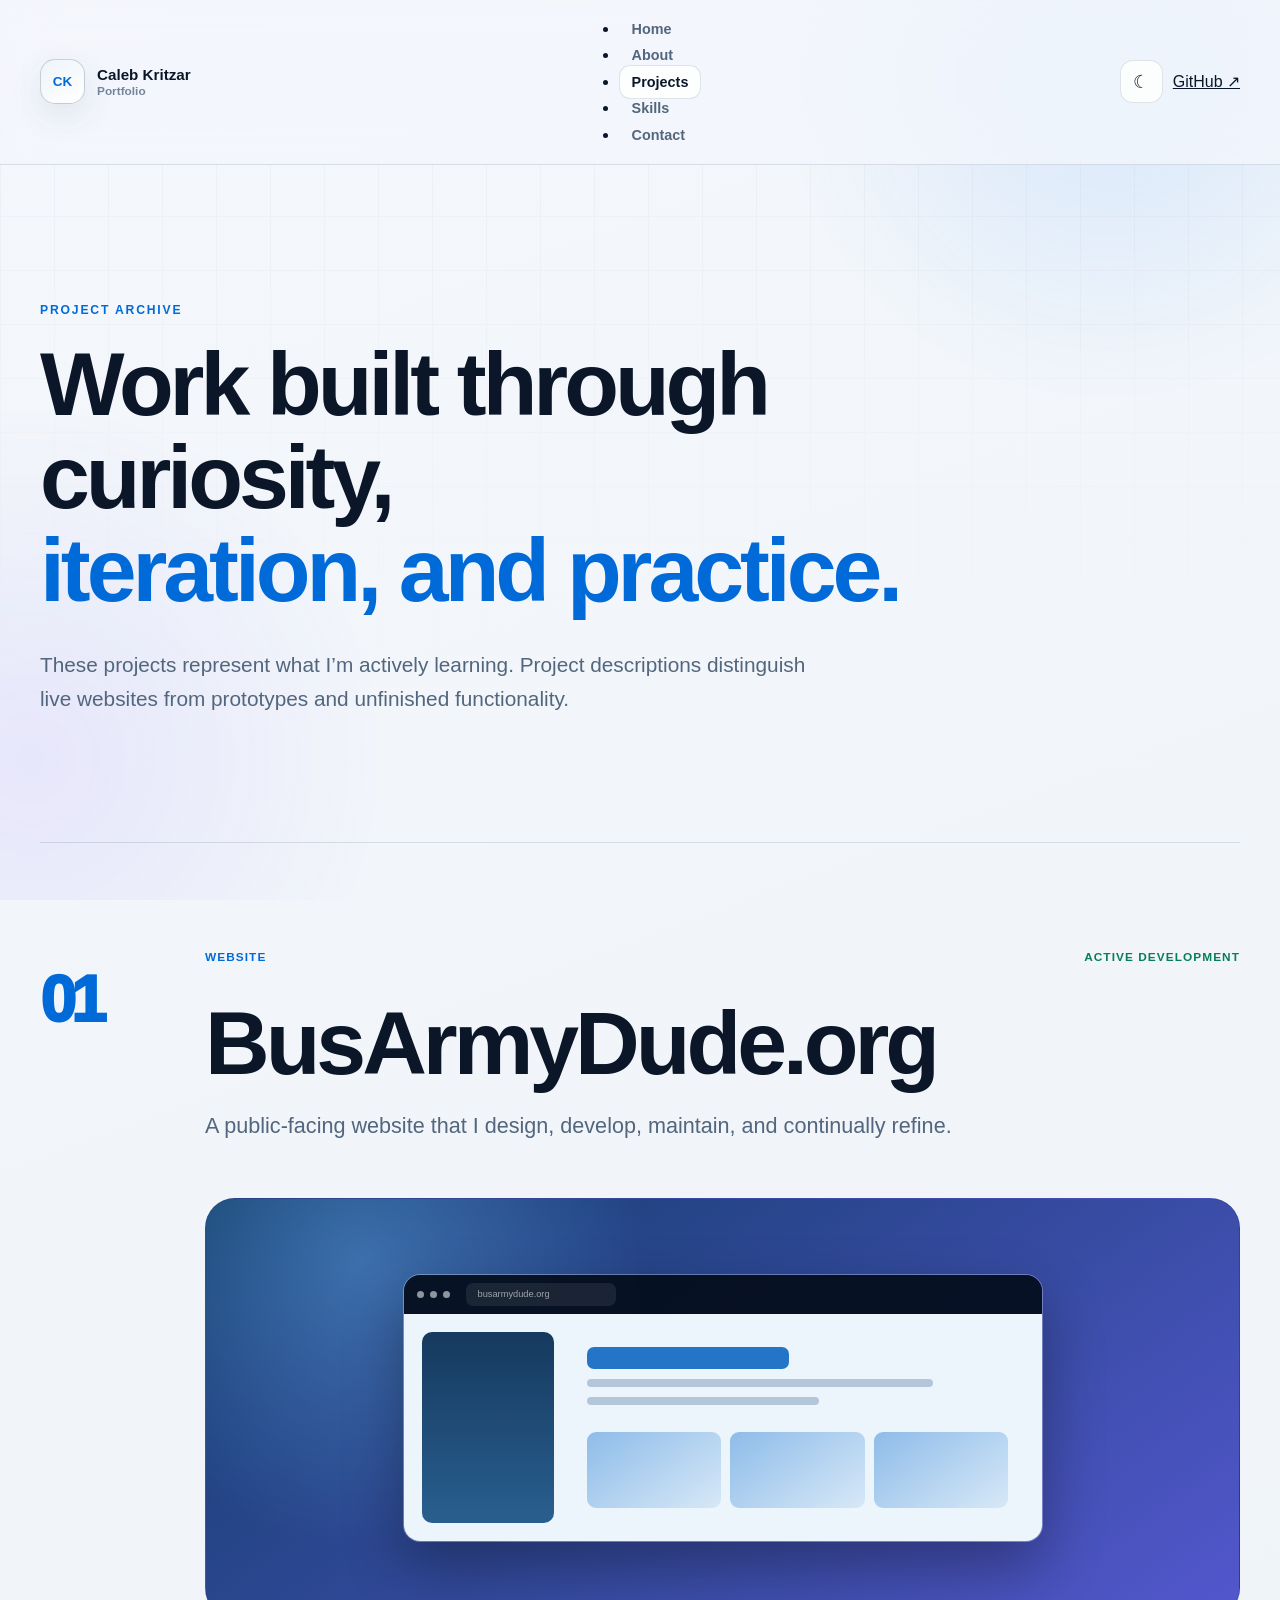
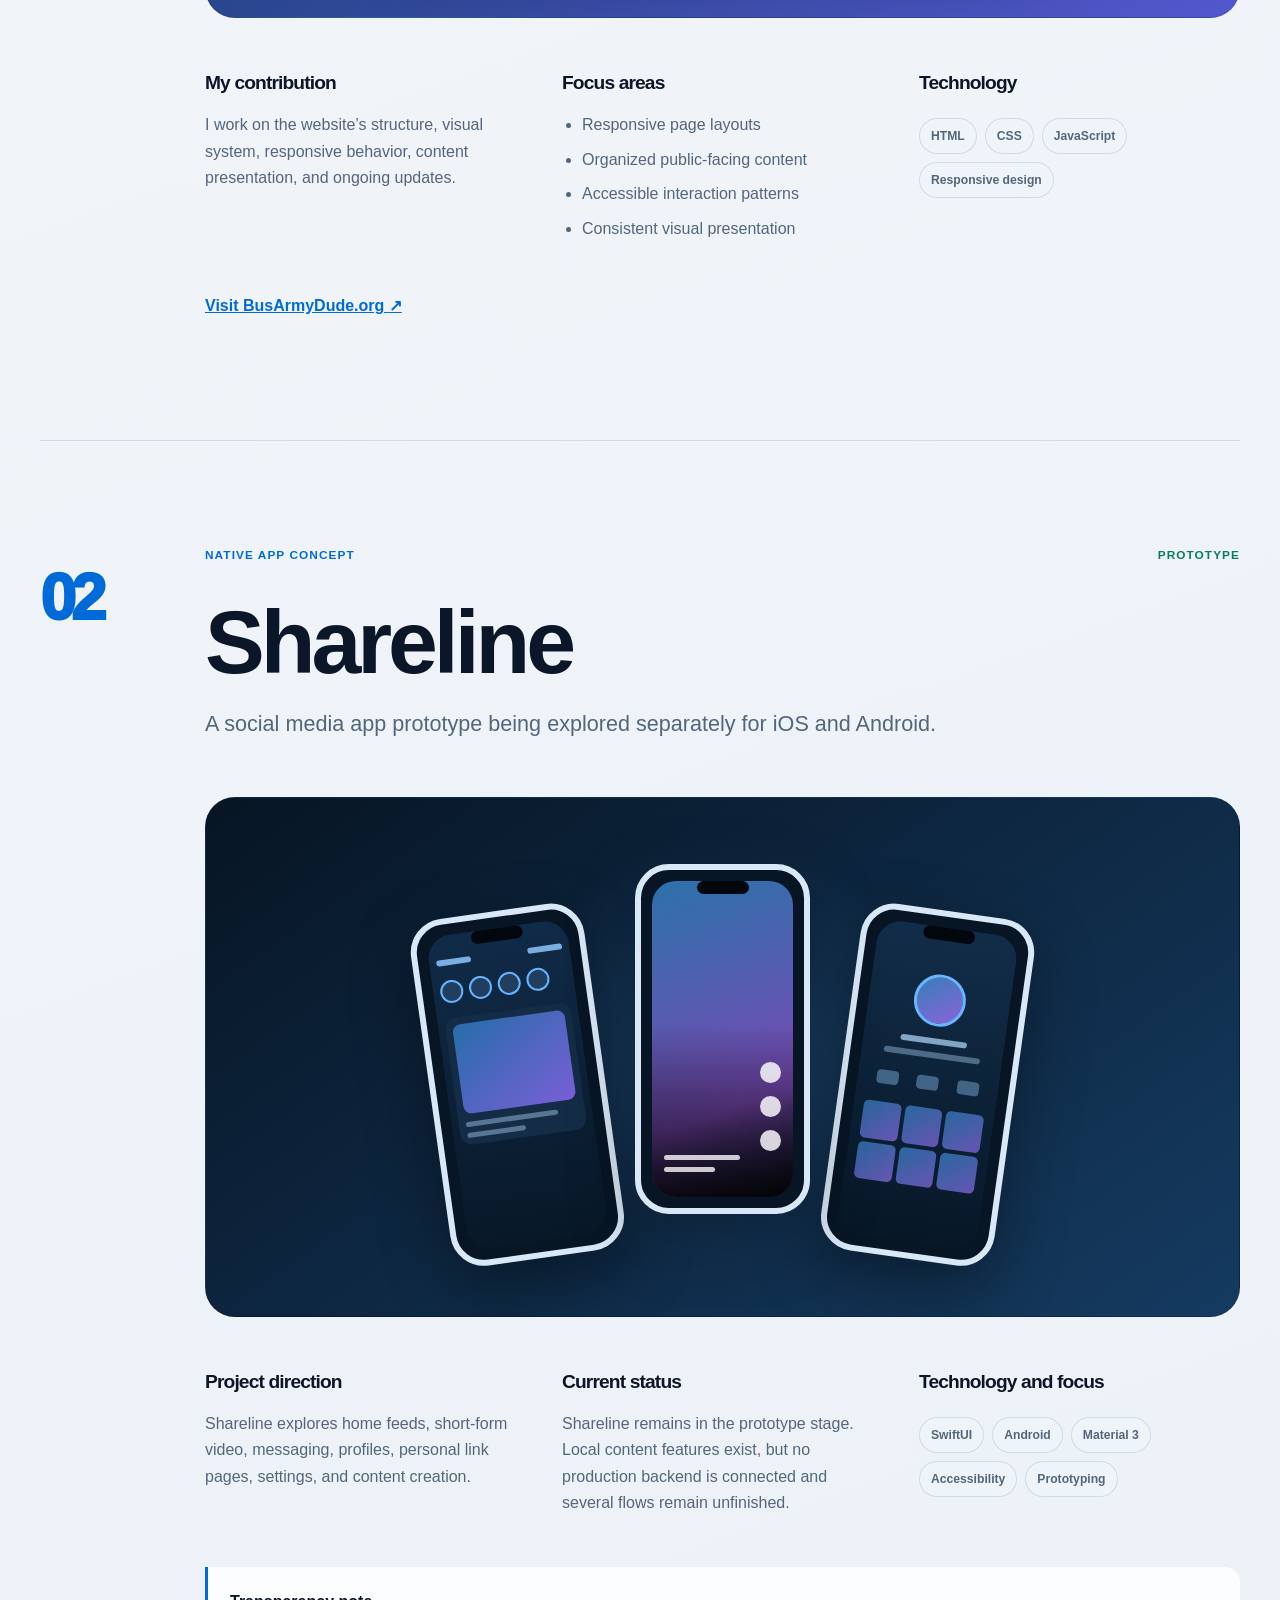
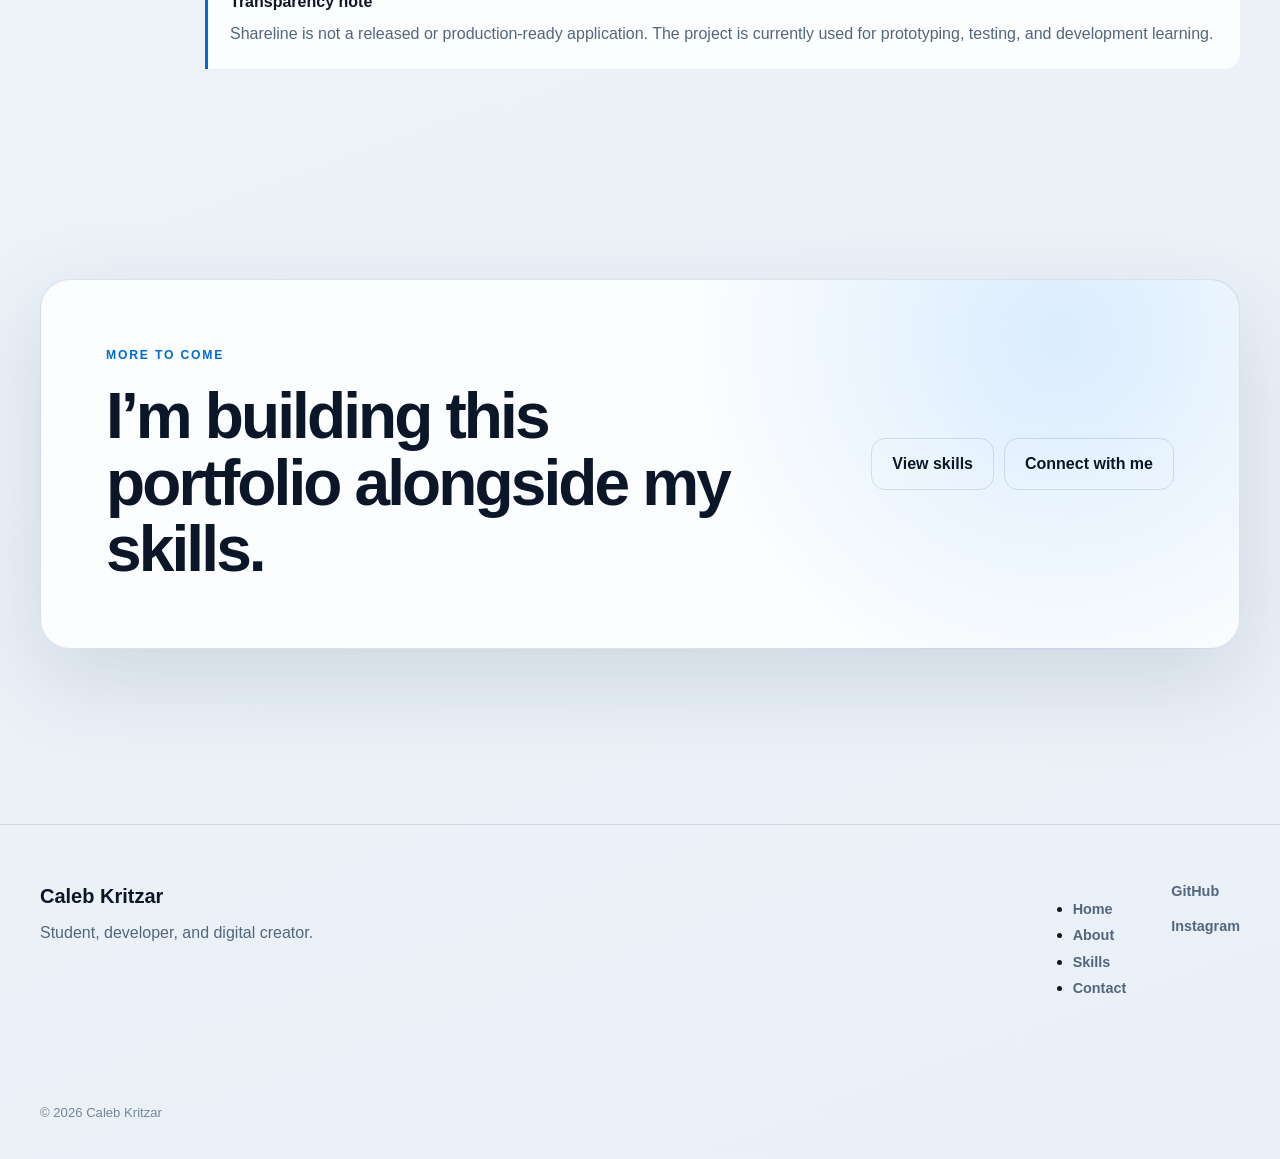
<file: projects.html>
<!doctype html>
<html lang="en">
<head>
  <meta charset="utf-8" />
  <meta name="viewport" content="width=device-width, initial-scale=1" />
  <meta name="description" content="Explore projects by Caleb Kritzar, including BusArmyDude.org and the Shareline app prototype." />
  <meta name="theme-color" content="#07111f" />
  <meta name="color-scheme" content="light dark" />
  <title>Projects | Caleb Kritzar</title>

  <script>
    // Apply saved theme early to avoid flash
    try {
      const savedTheme = localStorage.getItem('portfolio-theme');
      if (savedTheme) document.documentElement.dataset.theme = savedTheme;
    } catch (e) {
      /* ignore localStorage errors */
    }
  </script>

  <link rel="stylesheet" href="css/styles.css" />
  <script src="js/script.js" defer></script>
</head>

<body data-page="projects">
  <a class="skip-link" href="#main-content">Skip to main content</a>

  <div class="scroll-progress" aria-hidden="true">
    <span class="scroll-progress-bar"></span>
  </div>

  <div class="ambient-background" aria-hidden="true">
    <div class="ambient-orb ambient-orb-one"></div>
    <div class="ambient-orb ambient-orb-two"></div>
    <div class="ambient-grid"></div>
  </div>

  <header class="site-header">
    <nav class="navigation shell" aria-label="Primary navigation">
      <a class="brand" href="index.html">
        <span class="brand-mark" aria-hidden="true">CK</span>
        <span class="brand-text">
          <strong>Caleb Kritzar</strong>
          <small>Portfolio</small>
        </span>
      </a>

      <button
        class="navigation-toggle"
        type="button"
        aria-expanded="false"
        aria-controls="navigation-menu"
        aria-label="Open navigation"
        title="Open navigation"
      >
        <span class="sr-only">Open navigation</span>
        <span aria-hidden="true"></span>
        <span aria-hidden="true"></span>
      </button>

      <div class="navigation-menu" id="navigation-menu">
        <ul>
          <li><a href="index.html">Home</a></li>
          <li><a href="about.html">About</a></li>
          <li><a href="projects.html" aria-current="page">Projects</a></li>
          <li><a href="skills.html">Skills</a></li>
          <li><a href="contact.html">Contact</a></li>
        </ul>
      </div>

      <div class="navigation-actions">
        <button
          class="theme-toggle"
          type="button"
          aria-label="Change color theme"
          title="Change color theme"
        >
          <span class="theme-icon" aria-hidden="true">◐</span>
        </button>

        <a class="external-link" href="https://github.com/ckritzar30" target="_blank" rel="noopener noreferrer">
          GitHub <span aria-hidden="true">↗</span>
        </a>
      </div>
    </nav>
  </header>

  <main id="main-content">
    <section class="page-hero shell reveal">
      <p class="eyebrow">Project archive</p>

      <h1>
        Work built through curiosity,
        <span>iteration, and practice.</span>
      </h1>

      <p class="page-description">
        These projects represent what I’m actively learning. Project
        descriptions distinguish live websites from prototypes and
        unfinished functionality.
      </p>
    </section>

    <section class="project-detail section shell" id="busarmydude">
      <div class="project-index reveal" aria-hidden="true">01</div>

      <article class="project-detail-content reveal" aria-labelledby="busarmydude-title">
        <div class="project-meta">
          <span>Website</span>
          <span class="project-status">Active development</span>
        </div>

        <h2 id="busarmydude-title">BusArmyDude.org</h2>

        <p class="project-summary">
          A public-facing website that I design, develop, maintain,
          and continually refine.
        </p>

        <div class="project-showcase website-visual" aria-hidden="true">
          <div class="browser-window">
            <div class="browser-toolbar">
              <span></span>
              <span></span>
              <span></span>

              <div class="browser-address">busarmydude.org</div>
            </div>

            <div class="browser-content">
              <div class="browser-sidebar"></div>

              <div class="browser-main">
                <span class="browser-title"></span>
                <span class="browser-line"></span>
                <span class="browser-line browser-line-short"></span>

                <div class="browser-cards">
                  <span></span>
                  <span></span>
                  <span></span>
                </div>
              </div>
            </div>
          </div>
        </div>

        <div class="project-information-grid">
          <div>
            <h3>My contribution</h3>
            <p>
              I work on the website’s structure, visual system,
              responsive behavior, content presentation, and
              ongoing updates.
            </p>
          </div>

          <div>
            <h3>Focus areas</h3>
            <ul class="clean-list">
              <li>Responsive page layouts</li>
              <li>Organized public-facing content</li>
              <li>Accessible interaction patterns</li>
              <li>Consistent visual presentation</li>
            </ul>
          </div>

          <div>
            <h3>Technology</h3>
            <div class="tag-list">
              <span>HTML</span>
              <span>CSS</span>
              <span>JavaScript</span>
              <span>Responsive design</span>
            </div>
          </div>
        </div>

        <p class="project-link">
          <a href="https://busarmydude.org" target="_blank" rel="noopener noreferrer">Visit BusArmyDude.org <span aria-hidden="true">↗</span></a>
        </p>
      </article>
    </section>

    <section class="project-detail section shell" id="shareline">
      <div class="project-index reveal" aria-hidden="true">02</div>

      <article class="project-detail-content reveal" aria-labelledby="shareline-title">
        <div class="project-meta">
          <span>Native app concept</span>
          <span class="project-status">Prototype</span>
        </div>

        <h2 id="shareline-title">Shareline</h2>

        <p class="project-summary">
          A social media app prototype being explored separately
          for iOS and Android.
        </p>

        <div class="project-showcase app-showcase" aria-hidden="true">
          <div class="phone-frame phone-frame-left">
            <div class="phone-island"></div>

            <div class="phone-interface">
              <div class="phone-header">
                <span></span>
                <span></span>
              </div>

              <div class="phone-story-row">
                <span></span>
                <span></span>
                <span></span>
                <span></span>
              </div>

              <div class="phone-post">
                <div></div>
                <span></span>
                <span></span>
              </div>
            </div>
          </div>

          <div class="phone-frame phone-frame-center">
            <div class="phone-island"></div>

            <div class="reels-interface">
              <div class="reel-gradient"></div>

              <div class="reel-actions">
                <span></span>
                <span></span>
                <span></span>
              </div>

              <div class="reel-caption">
                <span></span>
                <span></span>
              </div>
            </div>
          </div>

          <div class="phone-frame phone-frame-right">
            <div class="phone-island"></div>

            <div class="profile-interface">
              <div class="profile-avatar"></div>
              <span class="profile-name"></span>
              <span class="profile-description"></span>

              <div class="profile-stats">
                <span></span>
                <span></span>
                <span></span>
              </div>

              <div class="profile-grid">
                <span></span><span></span><span></span>
                <span></span><span></span><span></span>
              </div>
            </div>
          </div>
        </div>

        <div class="project-information-grid">
          <div>
            <h3>Project direction</h3>
            <p>
              Shareline explores home feeds, short-form video,
              messaging, profiles, personal link pages, settings,
              and content creation.
            </p>
          </div>

          <div>
            <h3>Current status</h3>
            <p>
              Shareline remains in the prototype stage. Local
              content features exist, but no production backend
              is connected and several flows remain unfinished.
            </p>
          </div>

          <div>
            <h3>Technology and focus</h3>
            <div class="tag-list">
              <span>SwiftUI</span>
              <span>Android</span>
              <span>Material 3</span>
              <span>Accessibility</span>
              <span>Prototyping</span>
            </div>
          </div>
        </div>

        <div class="transparency-note">
          <strong>Transparency note</strong>
          <p>
            Shareline is not a released or production-ready
            application. The project is currently used for
            prototyping, testing, and development learning.
          </p>
        </div>
      </article>
    </section>

    <section class="section shell">
      <div class="callout reveal" role="region" aria-labelledby="more-heading">
        <div>
          <p class="eyebrow">More to come</p>
          <h2 id="more-heading">I’m building this portfolio alongside my skills.</h2>
        </div>

        <div class="callout-actions">
          <a class="button" href="skills.html">View skills</a>
          <a class="button" href="contact.html">Connect with me</a>
        </div>
      </div>
    </section>
  </main>

  <footer class="site-footer">
    <div class="footer-content shell">
      <div class="footer-identity">
        <a href="index.html">Caleb Kritzar</a>
        <p>Student, developer, and digital creator.</p>
      </div>

      <nav class="footer-navigation" aria-label="Footer navigation">
        <ul>
          <li><a href="index.html">Home</a></li>
          <li><a href="about.html">About</a></li>
          <li><a href="skills.html">Skills</a></li>
          <li><a href="contact.html">Contact</a></li>
        </ul>
      </nav>

      <div class="footer-social">
        <a href="https://github.com/ckritzar30" target="_blank" rel="noopener noreferrer">GitHub</a>
        <a href="https://www.instagram.com/calebkritzar" target="_blank" rel="noopener noreferrer">Instagram</a>
      </div>

      <p class="copyright">
        © <span data-current-year></span> Caleb Kritzar
      </p>
    </div>
  </footer>

  <script>
    // Populate the copyright year
    try {
      const yearEl = document.querySelector('[data-current-year]');
      if (yearEl) yearEl.textContent = new Date().getFullYear();
    } catch (e) { /* ignore */ }
  </script>
</body>
</html>
</file>
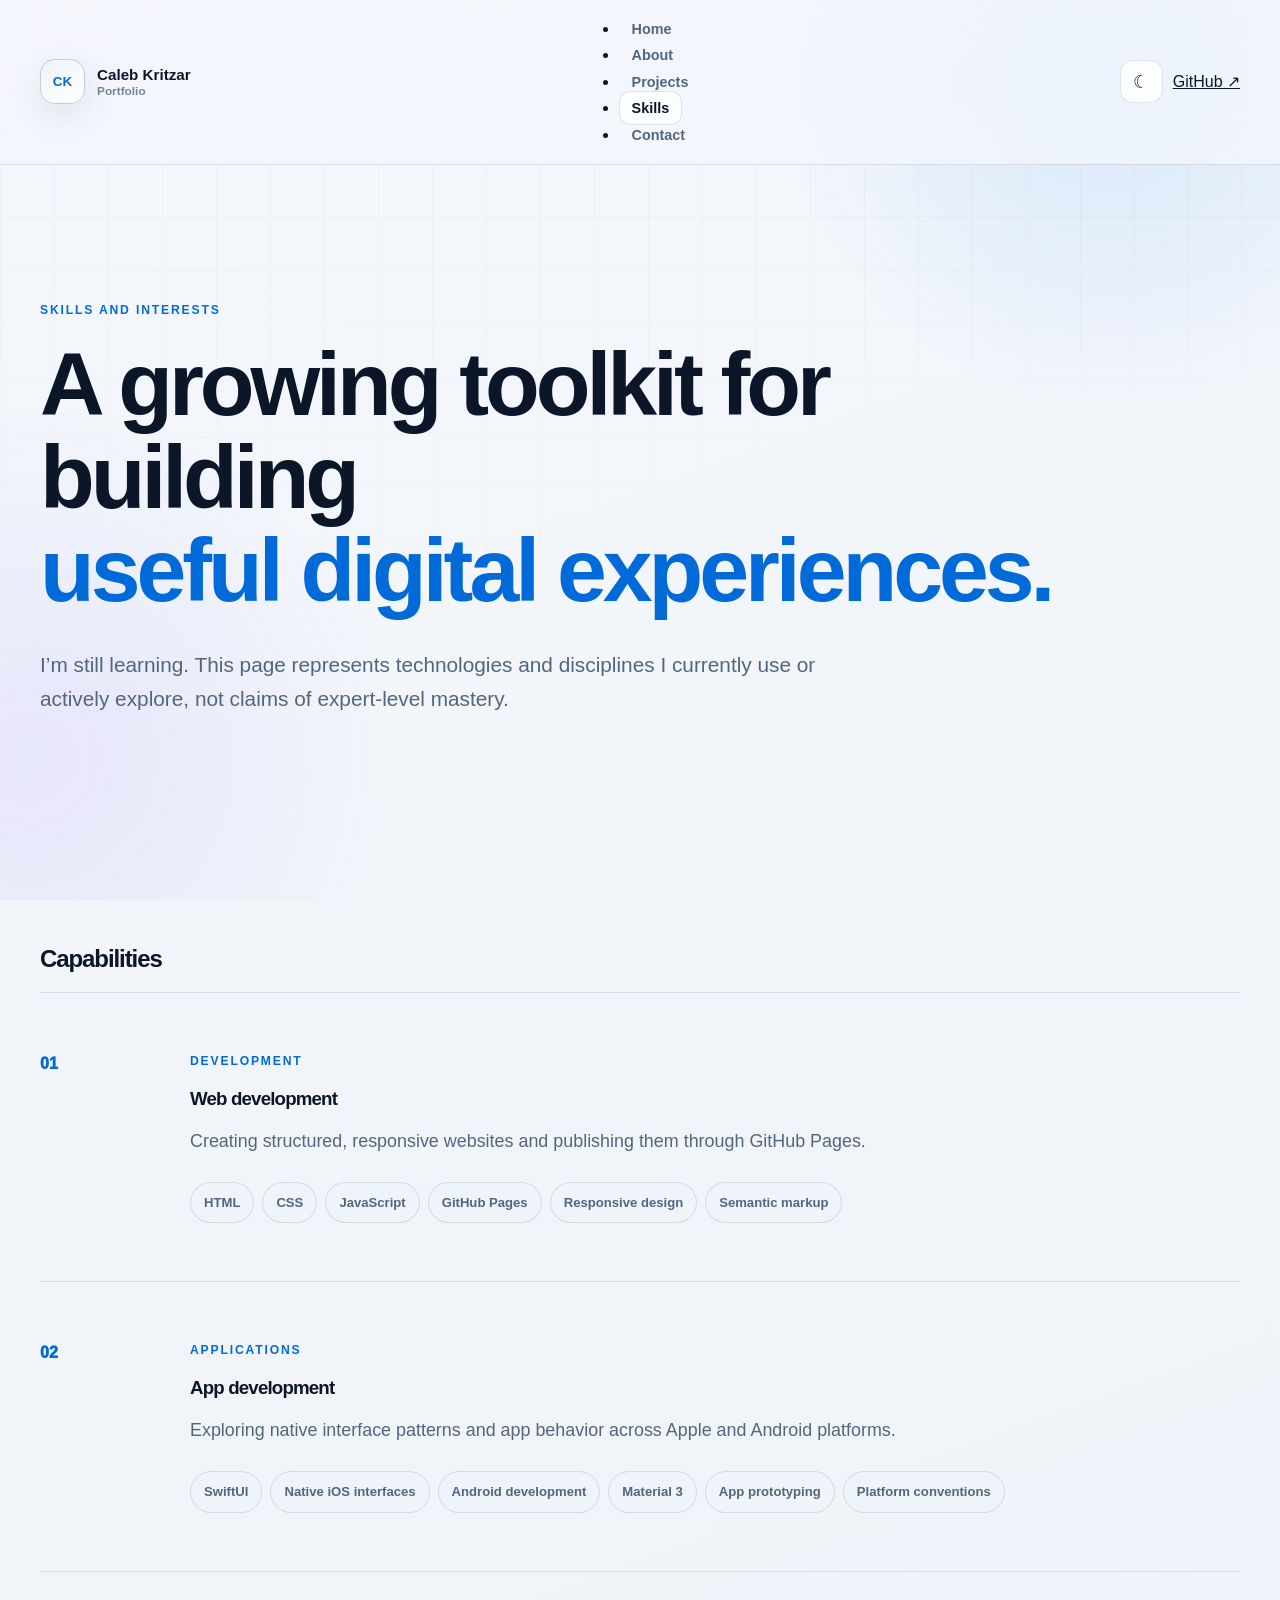
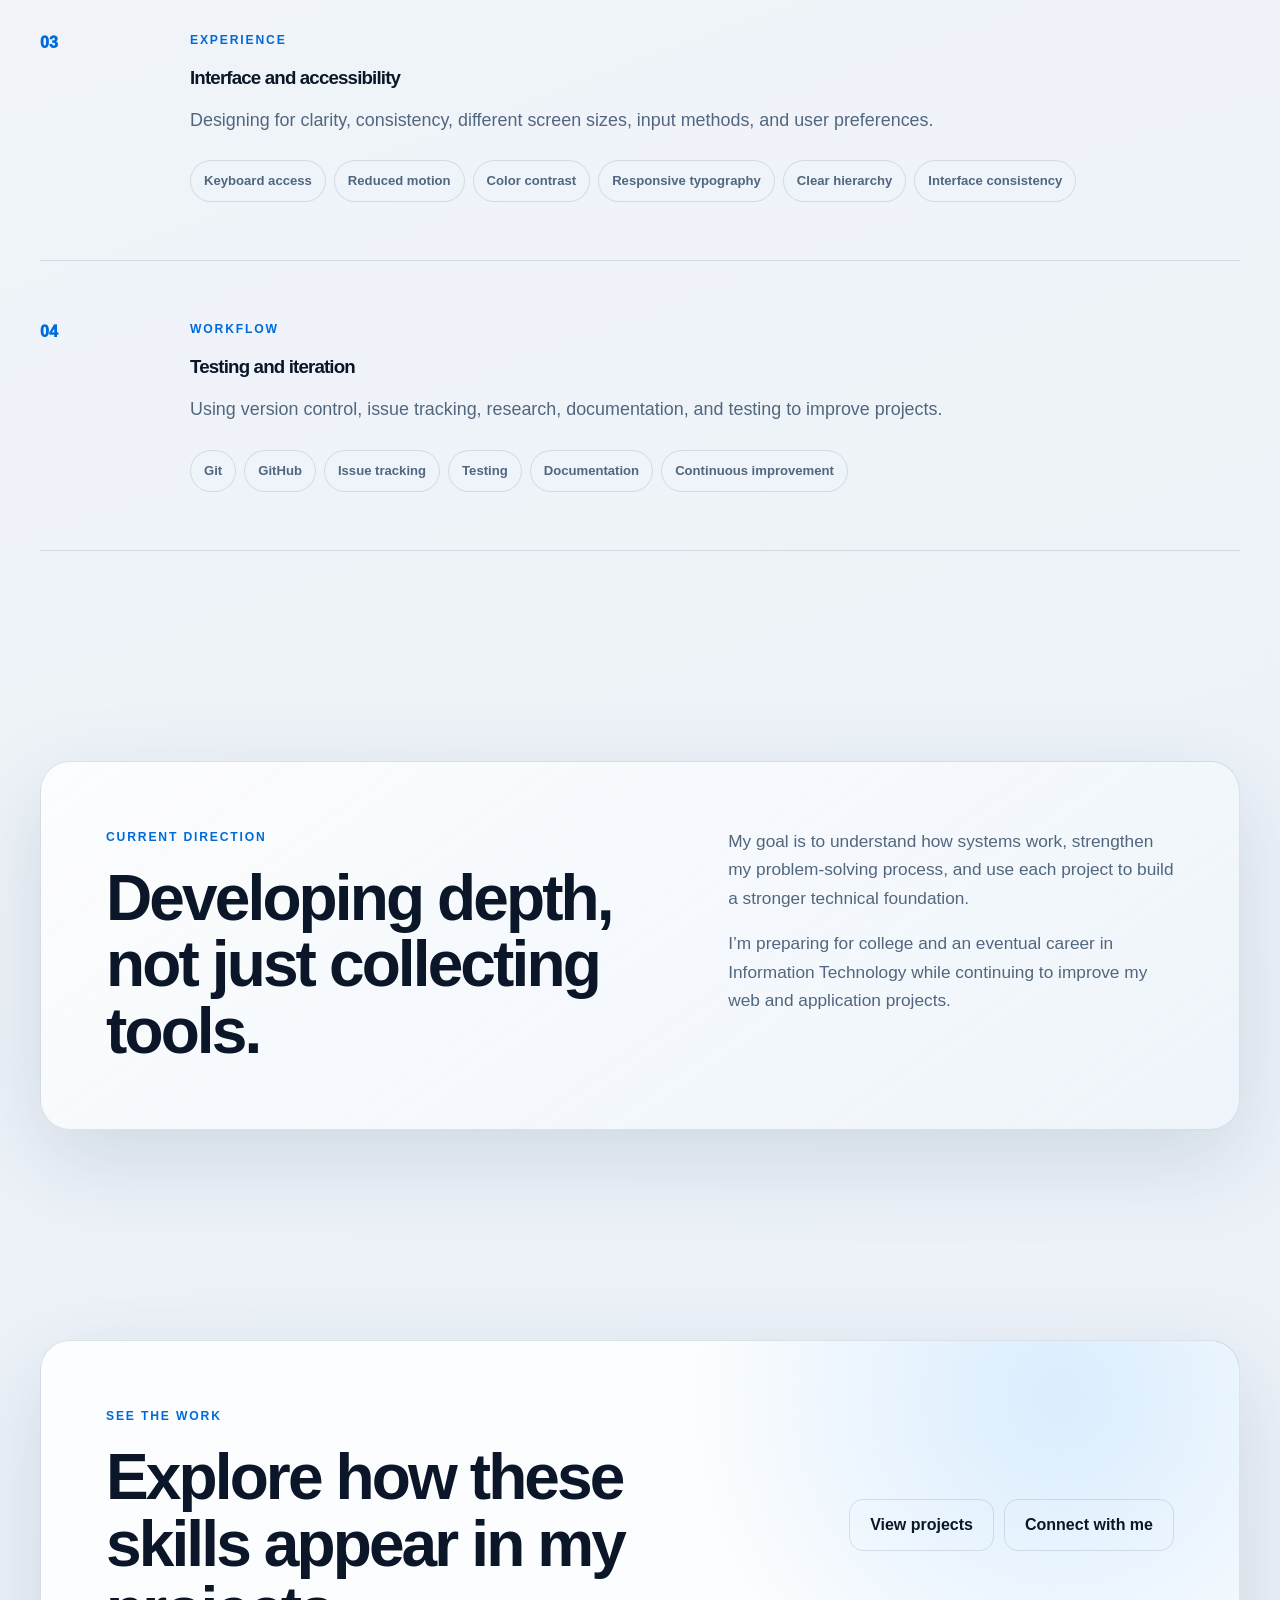
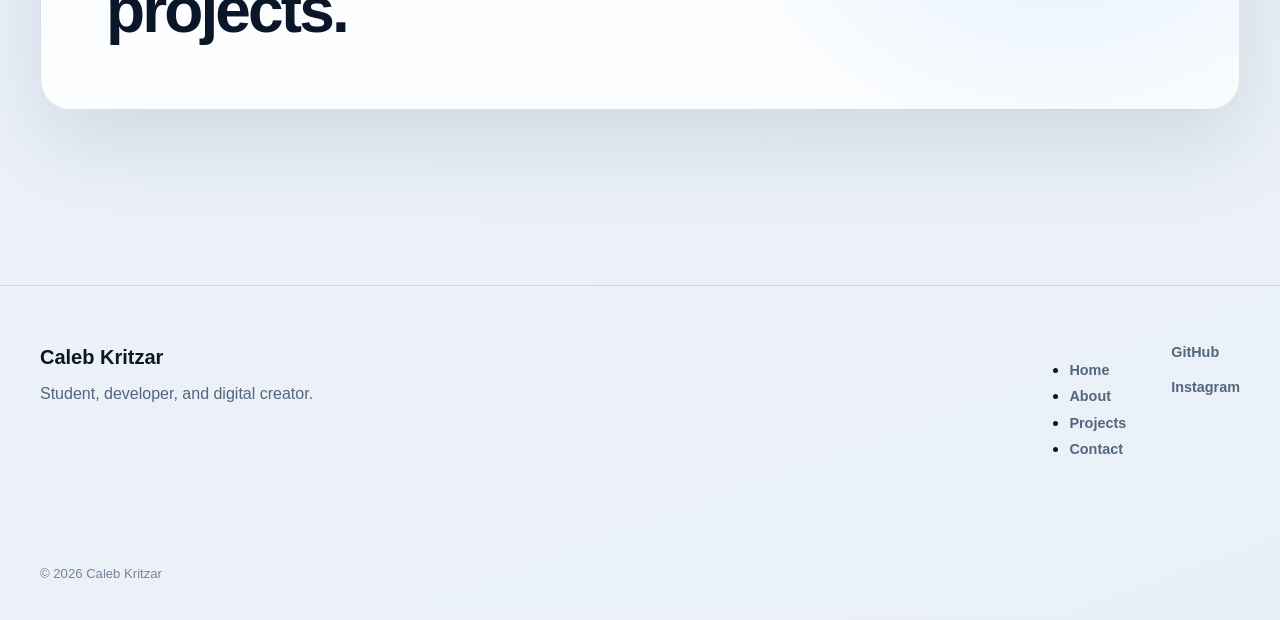
<file: skills.html>
<!doctype html>
<html lang="en">
<head>
  <meta charset="utf-8" />
  <meta name="viewport" content="width=device-width, initial-scale=1" />
  <meta name="description" content="Explore the technical skills, interests, and growing capabilities of Caleb Kritzar." />
  <meta name="theme-color" content="#07111f" />
  <meta name="color-scheme" content="light dark" />
  <title>Skills | Caleb Kritzar</title>

  <script>
    // Apply saved theme early to avoid flash
    try {
      const savedTheme = localStorage.getItem('portfolio-theme');
      if (savedTheme) document.documentElement.dataset.theme = savedTheme;
    } catch (e) {
      /* ignore localStorage errors */
    }
  </script>

  <link rel="stylesheet" href="css/styles.css" />
  <script src="js/script.js" defer></script>
</head>

<body data-page="skills">
  <a class="skip-link" href="#main-content">Skip to main content</a>

  <div class="scroll-progress" aria-hidden="true">
    <span class="scroll-progress-bar"></span>
  </div>

  <div class="ambient-background" aria-hidden="true">
    <div class="ambient-orb ambient-orb-one"></div>
    <div class="ambient-orb ambient-orb-two"></div>
    <div class="ambient-grid"></div>
  </div>

  <header class="site-header">
    <nav class="navigation shell" aria-label="Primary navigation">
      <a class="brand" href="index.html">
        <span class="brand-mark" aria-hidden="true">CK</span>
        <span class="brand-text">
          <strong>Caleb Kritzar</strong>
          <small>Portfolio</small>
        </span>
      </a>

      <button
        class="navigation-toggle"
        type="button"
        aria-expanded="false"
        aria-controls="navigation-menu"
        aria-label="Open navigation"
        title="Open navigation"
      >
        <span class="sr-only">Open navigation</span>
        <span aria-hidden="true"></span>
        <span aria-hidden="true"></span>
      </button>

      <div class="navigation-menu" id="navigation-menu">
        <ul>
          <li><a href="index.html">Home</a></li>
          <li><a href="about.html">About</a></li>
          <li><a href="projects.html">Projects</a></li>
          <li><a href="skills.html" aria-current="page">Skills</a></li>
          <li><a href="contact.html">Contact</a></li>
        </ul>
      </div>

      <div class="navigation-actions">
        <button
          class="theme-toggle"
          type="button"
          aria-label="Change color theme"
          title="Change color theme"
        >
          <span class="theme-icon" aria-hidden="true">◐</span>
        </button>

        <a class="external-link" href="https://github.com/ckritzar30" target="_blank" rel="noopener noreferrer">
          GitHub <span aria-hidden="true">↗</span>
        </a>
      </div>
    </nav>
  </header>

  <main id="main-content">
    <section class="page-hero shell reveal">
      <p class="eyebrow">Skills and interests</p>

      <h1>
        A growing toolkit for building
        <span>useful digital experiences.</span>
      </h1>

      <p class="page-description">
        I’m still learning. This page represents technologies and
        disciplines I currently use or actively explore, not claims of
        expert-level mastery.
      </p>
    </section>

    <section class="section shell" aria-labelledby="capabilities-heading">
      <h2 id="capabilities-heading" class="visually-hidden">Capabilities</h2>

      <div class="capability-list">
        <article class="capability reveal" aria-labelledby="web-dev-title">
          <span class="capability-number">01</span>

          <div class="capability-content">
            <p class="eyebrow">Development</p>
            <h3 id="web-dev-title">Web development</h3>

            <p>
              Creating structured, responsive websites and publishing them through GitHub Pages.
            </p>

            <div class="skill-list" aria-hidden="false">
              <span>HTML</span>
              <span>CSS</span>
              <span>JavaScript</span>
              <span>GitHub Pages</span>
              <span>Responsive design</span>
              <span>Semantic markup</span>
            </div>
          </div>
        </article>

        <article class="capability reveal" aria-labelledby="app-dev-title">
          <span class="capability-number">02</span>

          <div class="capability-content">
            <p class="eyebrow">Applications</p>
            <h3 id="app-dev-title">App development</h3>

            <p>
              Exploring native interface patterns and app behavior across Apple and Android platforms.
            </p>

            <div class="skill-list">
              <span>SwiftUI</span>
              <span>Native iOS interfaces</span>
              <span>Android development</span>
              <span>Material 3</span>
              <span>App prototyping</span>
              <span>Platform conventions</span>
            </div>
          </div>
        </article>

        <article class="capability reveal" aria-labelledby="ux-title">
          <span class="capability-number">03</span>

          <div class="capability-content">
            <p class="eyebrow">Experience</p>
            <h3 id="ux-title">Interface and accessibility</h3>

            <p>
              Designing for clarity, consistency, different screen sizes, input methods, and user preferences.
            </p>

            <div class="skill-list">
              <span>Keyboard access</span>
              <span>Reduced motion</span>
              <span>Color contrast</span>
              <span>Responsive typography</span>
              <span>Clear hierarchy</span>
              <span>Interface consistency</span>
            </div>
          </div>
        </article>

        <article class="capability reveal" aria-labelledby="workflow-title">
          <span class="capability-number">04</span>

          <div class="capability-content">
            <p class="eyebrow">Workflow</p>
            <h3 id="workflow-title">Testing and iteration</h3>

            <p>
              Using version control, issue tracking, research, documentation, and testing to improve projects.
            </p>

            <div class="skill-list">
              <span>Git</span>
              <span>GitHub</span>
              <span>Issue tracking</span>
              <span>Testing</span>
              <span>Documentation</span>
              <span>Continuous improvement</span>
            </div>
          </div>
        </article>
      </div>
    </section>

    <section class="section shell">
      <div class="learning-panel reveal" role="region" aria-labelledby="learning-heading">
        <div>
          <p class="eyebrow">Current direction</p>
          <h2 id="learning-heading">Developing depth, not just collecting tools.</h2>
        </div>

        <div>
          <p>
            My goal is to understand how systems work, strengthen my problem-solving process, and use each project to build a stronger technical foundation.
          </p>

          <p>
            I’m preparing for college and an eventual career in Information Technology while continuing to improve my web and application projects.
          </p>
        </div>
      </div>
    </section>

    <section class="section shell">
      <div class="callout reveal" role="region" aria-labelledby="see-work-heading">
        <div>
          <p class="eyebrow">See the work</p>
          <h2 id="see-work-heading">Explore how these skills appear in my projects.</h2>
        </div>

        <div class="callout-actions">
          <a class="button" href="projects.html">View projects</a>
          <a class="button" href="contact.html">Connect with me</a>
        </div>
      </div>
    </section>
  </main>

  <footer class="site-footer">
    <div class="footer-content shell">
      <div class="footer-identity">
        <a href="index.html">Caleb Kritzar</a>
        <p>Student, developer, and digital creator.</p>
      </div>

      <nav class="footer-navigation" aria-label="Footer navigation">
        <ul>
          <li><a href="index.html">Home</a></li>
          <li><a href="about.html">About</a></li>
          <li><a href="projects.html">Projects</a></li>
          <li><a href="contact.html">Contact</a></li>
        </ul>
      </nav>

      <div class="footer-social">
        <a href="https://github.com/ckritzar30" target="_blank" rel="noopener noreferrer">GitHub</a>
        <a href="https://www.instagram.com/calebkritzar" target="_blank" rel="noopener noreferrer">Instagram</a>
      </div>

      <p class="copyright">
        © <span data-current-year></span> Caleb Kritzar
      </p>
    </div>
  </footer>

  <script>
    // Populate the copyright year
    try {
      const yearEl = document.querySelector('[data-current-year]');
      if (yearEl) yearEl.textContent = new Date().getFullYear();
    } catch (e) { /* ignore */ }
  </script>
</body>
</html>
</file>
<file: css/styles.css>
/* ================================================================ */
/* DESIGN TOKENS                                                    */
/* ================================================================ */

:root {
    color-scheme: dark;

    --background: #050b14;
    --background-secondary: #081322;
    --surface: rgba(15, 30, 50, 0.78);
    --surface-solid: #0f1e32;
    --surface-elevated: #142640;
    --surface-hover: #19304f;

    --text-primary: #f5f8ff;
    --text-secondary: #a1b2c8;
    --text-tertiary: #7388a4;

    --accent: #62b4ff;
    --accent-bright: #8dcbff;
    --accent-secondary: #8a7dff;
    --accent-text: #041020;

    --success: #5de3a5;
    --border: rgba(177, 205, 238, 0.15);
    --border-strong: rgba(177, 205, 238, 0.26);

    --shadow-small: 0 12px 32px rgba(0, 0, 0, 0.2);
    --shadow-large: 0 30px 100px rgba(0, 0, 0, 0.38);

    --content-width: 1200px;
    --header-height: 78px;

    --radius-small: 14px;
    --radius-medium: 22px;
    --radius-large: 30px;
}

/* ================================================================ */
/* MANUAL LIGHT THEME                                               */
/* ================================================================ */

:root[data-theme="light"] {
    color-scheme: light;

    --background: #f4f7fb;
    --background-secondary: #eaf0f7;
    --surface: rgba(255, 255, 255, 0.82);
    --surface-solid: #ffffff;
    --surface-elevated: #eef4fa;
    --surface-hover: #e4edf7;

    --text-primary: #0b1728;
    --text-secondary: #52667e;
    --text-tertiary: #73859a;

    --accent: #006bd8;
    --accent-bright: #2087ed;
    --accent-secondary: #6554dc;
    --accent-text: #ffffff;

    --success: #087e58;
    --border: rgba(20, 47, 77, 0.13);
    --border-strong: rgba(20, 47, 77, 0.22);

    --shadow-small: 0 12px 32px rgba(35, 65, 100, 0.1);
    --shadow-large: 0 30px 90px rgba(35, 65, 100, 0.15);
}

/* ================================================================ */
/* AUTOMATIC LIGHT THEME                                            */
/* ================================================================ */

@media (prefers-color-scheme: light) {
    :root:not([data-theme="dark"]) {
        color-scheme: light;

        --background: #f4f7fb;
        --background-secondary: #eaf0f7;
        --surface: rgba(255, 255, 255, 0.82);
        --surface-solid: #ffffff;
        --surface-elevated: #eef4fa;
        --surface-hover: #e4edf7;

        --text-primary: #0b1728;
        --text-secondary: #52667e;
        --text-tertiary: #73859a;

        --accent: #006bd8;
        --accent-bright: #2087ed;
        --accent-secondary: #6554dc;
        --accent-text: #ffffff;

        --success: #087e58;
        --border: rgba(20, 47, 77, 0.13);
        --border-strong: rgba(20, 47, 77, 0.22);

        --shadow-small: 0 12px 32px rgba(35, 65, 100, 0.1);
        --shadow-large: 0 30px 90px rgba(35, 65, 100, 0.15);
    }
}

/* ================================================================ */
/* RESET AND GLOBAL STYLES                                          */
/* ================================================================ */

* {
    box-sizing: border-box;
}

html {
    scroll-behavior: smooth;
    scroll-padding-top: calc(var(--header-height) + 30px);
}

body {
    min-width: 320px;
    margin: 0;
    overflow-x: hidden;
    color: var(--text-primary);
    background:
        linear-gradient(
            160deg,
            var(--background),
            var(--background-secondary)
        );
    font-family:
        Inter,
        ui-sans-serif,
        -apple-system,
        BlinkMacSystemFont,
        "Segoe UI",
        sans-serif;
    line-height: 1.65;
}

body.navigation-open {
    overflow: hidden;
}

a {
    color: inherit;
}

button,
a {
    -webkit-tap-highlight-color: transparent;
}

button,
input,
textarea {
    font: inherit;
}

a:focus-visible,
button:focus-visible {
    outline: 3px solid var(--accent);
    outline-offset: 4px;
}

h1,
h2,
h3,
p {
    margin-top: 0;
}

h1,
h2,
h3 {
    line-height: 1.04;
    letter-spacing: -0.045em;
}

img,
svg {
    max-width: 100%;
}

.shell {
    width: min(calc(100% - 40px), var(--content-width));
    margin-inline: auto;
}

.sr-only {
    position: absolute;
    width: 1px;
    height: 1px;
    padding: 0;
    margin: -1px;
    overflow: hidden;
    clip: rect(0, 0, 0, 0);
    white-space: nowrap;
    border: 0;
}

/* ================================================================ */
/* ACCESSIBILITY                                                    */
/* ================================================================ */

.skip-link {
    position: fixed;
    top: 12px;
    left: 12px;
    z-index: 1000;
    padding: 11px 16px;
    border-radius: 12px;
    color: var(--accent-text);
    background: var(--accent);
    font-weight: 800;
    text-decoration: none;
    transform: translateY(-160%);
}

.skip-link:focus {
    transform: translateY(0);
}

/* ================================================================ */
/* SCROLL PROGRESS                                                  */
/* ================================================================ */

.scroll-progress {
    position: fixed;
    inset: 0 0 auto;
    z-index: 1000;
    height: 3px;
    pointer-events: none;
}

.scroll-progress-bar {
    display: block;
    width: 0;
    height: 100%;
    background:
        linear-gradient(
            90deg,
            var(--accent),
            var(--accent-secondary)
        );
    box-shadow: 0 0 12px var(--accent);
}

/* ================================================================ */
/* AMBIENT BACKGROUND                                               */
/* ================================================================ */

.ambient-background {
    position: fixed;
    inset: 0;
    z-index: -1;
    overflow: hidden;
    pointer-events: none;
}

.ambient-orb {
    position: absolute;
    border-radius: 50%;
    filter: blur(10px);
    opacity: 0.45;
}

.ambient-orb-one {
    top: -280px;
    right: -180px;
    width: 700px;
    height: 700px;
    background:
        radial-gradient(
            circle,
            rgba(57, 145, 255, 0.32),
            transparent 68%
        );
}

.ambient-orb-two {
    top: 42%;
    left: -350px;
    width: 760px;
    height: 760px;
    background:
        radial-gradient(
            circle,
            rgba(112, 82, 255, 0.2),
            transparent 68%
        );
}

.ambient-grid {
    position: absolute;
    inset: 0;
    opacity: 0.035;
    background-image:
        linear-gradient(
            var(--text-primary) 1px,
            transparent 1px
        ),
        linear-gradient(
            90deg,
            var(--text-primary) 1px,
            transparent 1px
        );
    background-size: 54px 54px;
    mask-image:
        linear-gradient(
            to bottom,
            black,
            transparent 80%
        );
}

/* ================================================================ */
/* NAVIGATION                                                       */
/* ================================================================ */

.site-header {
    position: sticky;
    top: 0;
    z-index: 100;
    border-bottom: 1px solid var(--border);
    background:
        color-mix(
            in srgb,
            var(--background) 78%,
            transparent
        );
    backdrop-filter: blur(24px) saturate(145%);
    -webkit-backdrop-filter: blur(24px) saturate(145%);
}

.navigation {
    min-height: var(--header-height);
    display: grid;
    grid-template-columns: 1fr auto 1fr;
    align-items: center;
    gap: 24px;
}

.brand {
    width: fit-content;
    display: inline-flex;
    align-items: center;
    gap: 12px;
    text-decoration: none;
}

.brand-mark {
    width: 45px;
    height: 45px;
    display: grid;
    place-items: center;
    flex-shrink: 0;
    border: 1px solid var(--border-strong);
    border-radius: 15px;
    color: var(--accent);
    background:
        linear-gradient(
            145deg,
            var(--surface-elevated),
            var(--surface-solid)
        );
    box-shadow:
        var(--shadow-small),
        inset 0 1px rgba(255, 255, 255, 0.1);
    font-size: 0.84rem;
    font-weight: 900;
}

.brand-text {
    display: flex;
    flex-direction: column;
    line-height: 1.2;
}

.brand-text strong {
    font-size: 0.95rem;
}

.brand-text small {
    color: var(--text-tertiary);
    font-size: 0.74rem;
    font-weight: 650;
}

.navigation-menu {
    display: flex;
    align-items: center;
    gap: 4px;
}

.navigation-menu a {
    padding: 9px 13px;
    border-radius: 11px;
    color: var(--text-secondary);
    font-size: 0.9rem;
    font-weight: 720;
    text-decoration: none;
    transition:
        color 160ms ease,
        background-color 160ms ease,
        transform 160ms ease;
}

.navigation-menu a:hover {
    color: var(--text-primary);
    background: var(--surface);
    transform: translateY(-1px);
}

.navigation-menu a[aria-current="page"] {
    color: var(--text-primary);
    background: var(--surface);
    box-shadow: inset 0 0 0 1px var(--border);
}

.navigation-actions {
    display: flex;
    justify-content: flex-end;
    align-items: center;
    gap: 10px;
}

.theme-toggle {
    width: 43px;
    height: 43px;
    display: grid;
    place-items: center;
    border: 1px solid var(--border);
    border-radius: 13px;
    color: var(--text-primary);
    background: var(--surface);
    cursor: pointer;
    transition:
        transform 160ms ease,
        background-color 160ms ease;
}

.theme-toggle:hover {
    background: var(--surface-hover);
    transform: translateY(-1px);
}

.theme-icon {
    font-size: 1.15rem;
}

.github-button {
    min-height: 43px;
    padding: 9px 15px;
    display: inline-flex;
    align-items: center;
    gap: 8px;
    border-radius: 13px;
    color: var(--accent-text);
    background: var(--accent);
    font-size: 0.88rem;
    font-weight: 800;
    text-decoration: none;
    transition:
        transform 160ms ease,
        background-color 160ms ease;
}

.github-button:hover {
    background: var(--accent-bright);
    transform: translateY(-1px);
}

.navigation-toggle {
    display: none;
    width: 43px;
    height: 43px;
    border: 1px solid var(--border);
    border-radius: 13px;
    background: var(--surface);
    cursor: pointer;
}

.navigation-toggle > span:not(.sr-only) {
    display: block;
    width: 19px;
    height: 2px;
    margin: 5px auto;
    border-radius: 2px;
    background: var(--text-primary);
    transition:
        transform 180ms ease,
        opacity 180ms ease;
}

.navigation-toggle[aria-expanded="true"] > span:nth-child(2) {
    transform: translateY(3.5px) rotate(45deg);
}

.navigation-toggle[aria-expanded="true"] > span:nth-child(3) {
    transform: translateY(-3.5px) rotate(-45deg);
}

/* ================================================================ */
/* SHARED TYPOGRAPHY                                                */
/* ================================================================ */

.eyebrow {
    margin-bottom: 18px;
    color: var(--accent);
    font-size: 0.76rem;
    font-weight: 850;
    letter-spacing: 0.15em;
    text-transform: uppercase;
}

.page-description,
.hero-description {
    max-width: 780px;
    color: var(--text-secondary);
    font-size: clamp(1.08rem, 2vw, 1.3rem);
}

.availability-label {
    width: fit-content;
    margin-bottom: 28px;
    padding: 8px 13px;
    display: flex;
    align-items: center;
    border: 1px solid var(--border);
    border-radius: 999px;
    color: var(--text-secondary);
    background: var(--surface);
    font-size: 0.78rem;
    font-weight: 750;
}

.availability-dot {
    width: 8px;
    height: 8px;
    margin-right: 10px;
    flex: 0 0 auto;
    border-radius: 50%;
    background: var(--success);
    box-shadow:
        0 0 0 5px
        color-mix(
            in srgb,
            var(--success) 14%,
            transparent
        );
}

/* ================================================================ */
/* HOME HERO                                                        */
/* ================================================================ */

.hero {
    min-height: calc(100svh - var(--header-height));
    padding: 100px 0;
    display: grid;
    grid-template-columns:
        minmax(0, 1.35fr)
        minmax(330px, 0.65fr);
    align-items: center;
    gap: 76px;
}

.hero h1 {
    max-width: 940px;
    margin-bottom: 30px;
    font-size: clamp(3.5rem, 7.5vw, 7.5rem);
}

.hero h1 span,
.page-hero h1 span,
.contact-introduction h1 span {
    display: block;
    color: var(--accent);
}

.hero-actions {
    margin-top: 38px;
    display: flex;
    flex-wrap: wrap;
    gap: 12px;
}

.button {
    min-height: 51px;
    padding: 12px 20px;
    display: inline-flex;
    align-items: center;
    justify-content: center;
    gap: 12px;
    border: 1px solid var(--border);
    border-radius: var(--radius-small);
    font-weight: 800;
    text-decoration: none;
    transition:
        transform 170ms ease,
        background-color 170ms ease,
        border-color 170ms ease;
}

.button:hover {
    transform: translateY(-2px);
}

.button-primary {
    border-color: transparent;
    color: var(--accent-text);
    background: var(--accent);
    box-shadow:
        0 14px 34px
        color-mix(
            in srgb,
            var(--accent) 24%,
            transparent
        );
}

.button-primary:hover {
    background: var(--accent-bright);
}

.button-secondary {
    background: var(--surface);
}

.button-secondary:hover {
    border-color: var(--border-strong);
    background: var(--surface-hover);
}

.hero-facts {
    margin: 64px 0 0;
    display: grid;
    grid-template-columns: repeat(3, 1fr);
}

.hero-facts div {
    padding: 0 22px;
    border-left: 1px solid var(--border);
}

.hero-facts div:first-child {
    padding-left: 0;
    border-left: 0;
}

.hero-facts dt {
    margin-bottom: 6px;
    color: var(--text-tertiary);
    font-size: 0.75rem;
    font-weight: 750;
    text-transform: uppercase;
    letter-spacing: 0.08em;
}

.hero-facts dd {
    margin: 0;
    font-size: 0.92rem;
    font-weight: 750;
}

/* ================================================================ */
/* HERO DASHBOARD                                                   */
/* ================================================================ */

.hero-dashboard {
    padding: 24px;
    overflow: hidden;
    border: 1px solid var(--border-strong);
    border-radius: var(--radius-large);
    background:
        linear-gradient(
            145deg,
            var(--surface),
            color-mix(
                in srgb,
                var(--surface-elevated) 72%,
                transparent
            )
        );
    box-shadow: var(--shadow-large);
    backdrop-filter: blur(26px);
    -webkit-backdrop-filter: blur(26px);
}

.dashboard-header {
    display: flex;
    justify-content: space-between;
    gap: 20px;
}

.dashboard-header h2 {
    margin: 7px 0 0;
    font-size: 1.4rem;
}

.dashboard-label {
    color: var(--text-tertiary);
    font-size: 0.72rem;
    font-weight: 800;
    letter-spacing: 0.1em;
    text-transform: uppercase;
}

.year-badge {
    height: fit-content;
    padding: 6px 10px;
    border: 1px solid var(--border);
    border-radius: 999px;
    color: var(--success);
    background: var(--surface);
    font-size: 0.73rem;
    font-weight: 850;
}

.dashboard-feature {
    margin: 44px 0 28px;
    padding: 22px;
    display: grid;
    grid-template-columns: auto 1fr;
    gap: 17px;
    border: 1px solid var(--border);
    border-radius: 19px;
    background:
        color-mix(
            in srgb,
            var(--background) 34%,
            transparent
        );
}

.dashboard-number {
    color: var(--accent);
    font-size: 0.82rem;
    font-weight: 900;
}

.dashboard-feature p {
    margin-bottom: 5px;
    color: var(--text-tertiary);
    font-size: 0.78rem;
}

.dashboard-feature strong {
    display: block;
    line-height: 1.4;
}

.dashboard-list > div {
    padding: 15px 2px;
    display: flex;
    justify-content: space-between;
    gap: 20px;
    border-top: 1px solid var(--border);
}

.dashboard-list span {
    color: var(--text-secondary);
    font-size: 0.88rem;
}

.dashboard-list strong {
    font-size: 0.88rem;
    text-align: right;
}

.status-text {
    color: var(--success);
}

.dashboard-code {
    margin-top: 24px;
    padding: 18px;
    display: flex;
    flex-direction: column;
    border: 1px solid var(--border);
    border-radius: 16px;
    color: var(--text-secondary);
    background: var(--background);
    font-family:
        "SFMono-Regular",
        Consolas,
        "Liberation Mono",
        monospace;
    font-size: 0.72rem;
    line-height: 1.8;
}

.dashboard-code span:nth-child(2),
.dashboard-code span:nth-child(3) {
    color: var(--accent);
}

/* ================================================================ */
/* PAGE HERO                                                        */
/* ================================================================ */

.page-hero {
    padding: 135px 0 105px;
}

.page-hero h1 {
    max-width: 1080px;
    margin-bottom: 30px;
    font-size: clamp(3.3rem, 7vw, 6.9rem);
}

/* ================================================================ */
/* SHARED SECTIONS                                                  */
/* ================================================================ */

.section {
    padding: 105px 0;
}

.section-header {
    margin-bottom: 38px;
    display: flex;
    align-items: end;
    justify-content: space-between;
    gap: 30px;
}

.section-header h2 {
    margin-bottom: 0;
    font-size: clamp(2.4rem, 5vw, 4.5rem);
}

.text-link,
.project-link {
    color: var(--accent);
    font-weight: 800;
    text-decoration: none;
}

.text-link:hover,
.project-link:hover {
    text-decoration: underline;
}

/* ================================================================ */
/* PROJECT CARDS                                                    */
/* ================================================================ */

.featured-projects {
    display: grid;
    grid-template-columns: 1.12fr 0.88fr;
    gap: 22px;
}

.project-card {
    overflow: hidden;
    border: 1px solid var(--border);
    border-radius: var(--radius-large);
    background: var(--surface);
    box-shadow: var(--shadow-large);
    transition:
        transform 220ms ease,
        border-color 220ms ease;
}

.project-card:hover {
    border-color: var(--border-strong);
    transform: translateY(-5px);
}

.project-visual {
    min-height: 280px;
    padding: 34px;
    display: grid;
    place-items: center;
    overflow: hidden;
    border-bottom: 1px solid var(--border);
}

.website-visual {
    background:
        radial-gradient(
            circle at 15% 15%,
            rgba(115, 188, 255, 0.38),
            transparent 30%
        ),
        linear-gradient(145deg, #123c6a, #5357cd);
}

.app-visual {
    background:
        radial-gradient(
            circle at 75% 10%,
            rgba(103, 198, 255, 0.28),
            transparent 32%
        ),
        linear-gradient(145deg, #10233d, #15516f);
}

.browser-window {
    width: min(100%, 640px);
    overflow: hidden;
    border: 1px solid rgba(255, 255, 255, 0.28);
    border-radius: 17px;
    box-shadow: 0 25px 60px rgba(0, 0, 0, 0.32);
}

.browser-toolbar {
    height: 39px;
    padding: 0 13px;
    display: flex;
    align-items: center;
    gap: 6px;
    background: rgba(4, 13, 27, 0.92);
}

.browser-toolbar > span {
    width: 7px;
    height: 7px;
    border-radius: 50%;
    background: rgba(255, 255, 255, 0.55);
}

.browser-address {
    min-width: 150px;
    margin-left: 10px;
    padding: 4px 12px;
    border-radius: 7px;
    color: rgba(255, 255, 255, 0.58);
    background: rgba(255, 255, 255, 0.08);
    font-size: 0.58rem;
}

.browser-content {
    min-height: 210px;
    padding: 18px;
    display: grid;
    grid-template-columns: 22% 1fr;
    gap: 18px;
    background: #edf5fc;
}

.browser-sidebar {
    border-radius: 10px;
    background:
        linear-gradient(
            180deg,
            #16395e,
            #295f8f
        );
}

.browser-main {
    padding: 15px;
    display: flex;
    flex-direction: column;
    gap: 10px;
}

.browser-title {
    width: 48%;
    height: 22px;
    border-radius: 7px;
    background: #2475c7;
}

.browser-line {
    width: 82%;
    height: 8px;
    border-radius: 5px;
    background: #b4c7da;
}

.browser-line-short {
    width: 55%;
}

.browser-cards {
    margin-top: 17px;
    display: grid;
    grid-template-columns: repeat(3, 1fr);
    gap: 9px;
}

.browser-cards span {
    height: 76px;
    border-radius: 9px;
    background:
        linear-gradient(
            145deg,
            #8ebce9,
            #d7e8f7
        );
}

.phone-frame {
    position: relative;
    width: 148px;
    height: 276px;
    padding: 11px;
    overflow: hidden;
    border: 6px solid #d9e8f7;
    border-radius: 34px;
    background: #071525;
    box-shadow: 0 24px 65px rgba(0, 0, 0, 0.4);
}

.phone-island {
    position: absolute;
    top: 11px;
    left: 50%;
    z-index: 2;
    width: 52px;
    height: 13px;
    border-radius: 999px;
    background: #02070d;
    transform: translateX(-50%);
}

.phone-interface {
    height: 100%;
    padding: 24px 7px 8px;
    border-radius: 24px;
    background:
        linear-gradient(
            180deg,
            #102b48,
            #081828
        );
}

.phone-header {
    display: flex;
    justify-content: space-between;
}

.phone-header span {
    width: 35px;
    height: 6px;
    border-radius: 5px;
    background: #7baee0;
}

.phone-story-row {
    margin: 15px 0;
    display: flex;
    gap: 6px;
}

.phone-story-row span {
    width: 23px;
    height: 23px;
    border: 2px solid #65b5ff;
    border-radius: 50%;
    background: #213e5e;
}

.phone-post {
    padding: 7px;
    border-radius: 12px;
    background: #142c46;
}

.phone-post div {
    height: 90px;
    margin-bottom: 8px;
    border-radius: 8px;
    background:
        linear-gradient(
            145deg,
            #276da9,
            #795fd7
        );
}

.phone-post span {
    display: block;
    width: 82%;
    height: 5px;
    margin-top: 6px;
    border-radius: 5px;
    background: #587693;
}

.phone-post span:last-child {
    width: 52%;
}

.phone-navigation {
    position: absolute;
    right: 17px;
    bottom: 16px;
    left: 17px;
    display: flex;
    justify-content: space-between;
}

.phone-navigation span {
    width: 10px;
    height: 10px;
    border-radius: 4px;
    background: #6a8aa8;
}

.project-content {
    padding: 31px;
}

.project-meta {
    display: flex;
    flex-wrap: wrap;
    justify-content: space-between;
    gap: 11px;
    color: var(--accent);
    font-size: 0.74rem;
    font-weight: 850;
    letter-spacing: 0.09em;
    text-transform: uppercase;
}

.project-status {
    color: var(--success);
}

.project-content h3 {
    margin: 35px 0 15px;
    font-size: clamp(2rem, 4vw, 2.7rem);
}

.project-content p {
    color: var(--text-secondary);
}

.tag-list,
.skill-list {
    margin: 25px 0;
    display: flex;
    flex-wrap: wrap;
    gap: 8px;
}

.tag-list span,
.skill-list span {
    padding: 7px 11px;
    border: 1px solid var(--border);
    border-radius: 999px;
    color: var(--text-secondary);
    background: var(--surface-elevated);
    font-size: 0.76rem;
    font-weight: 750;
}

/* ================================================================ */
/* PRINCIPLES                                                       */
/* ================================================================ */

.principles-panel {
    padding: clamp(35px, 7vw, 75px);
    display: grid;
    grid-template-columns: 1.1fr 0.9fr;
    gap: 70px;
    border: 1px solid var(--border);
    border-radius: var(--radius-large);
    background:
        linear-gradient(
            135deg,
            var(--surface),
            color-mix(
                in srgb,
                var(--surface-elevated) 75%,
                var(--accent-secondary)
            )
        );
    box-shadow: var(--shadow-large);
}

.principles-panel h2 {
    max-width: 730px;
    margin-bottom: 0;
    font-size: clamp(2.4rem, 5vw, 4.6rem);
}

.principles-list > div {
    padding: 20px 0;
    display: grid;
    grid-template-columns: 40px 1fr;
    gap: 15px;
    border-top: 1px solid var(--border);
}

.principles-list > div:first-child {
    border-top: 0;
}

.principles-list > div > span {
    color: var(--accent);
    font-size: 0.78rem;
    font-weight: 900;
}

.principles-list h3 {
    margin-bottom: 7px;
    font-size: 1.3rem;
}

.principles-list p {
    margin-bottom: 0;
    color: var(--text-secondary);
}

/* ================================================================ */
/* ABOUT                                                            */
/* ================================================================ */

.about-layout {
    display: grid;
    grid-template-columns: 0.72fr 1.28fr;
    align-items: start;
    gap: 75px;
}

.identity-card {
    position: sticky;
    top: 115px;
    min-height: 510px;
    padding: 30px;
    display: flex;
    flex-direction: column;
    justify-content: space-between;
    border: 1px solid var(--border);
    border-radius: var(--radius-large);
    background:
        radial-gradient(
            circle at 80% 10%,
            rgba(98, 180, 255, 0.24),
            transparent 40%
        ),
        linear-gradient(
            145deg,
            var(--surface),
            var(--surface-elevated)
        );
    box-shadow: var(--shadow-large);
}

.identity-monogram {
    margin: auto;
    color: var(--accent);
    font-size: clamp(5rem, 11vw, 9rem);
    font-weight: 950;
    letter-spacing: -0.1em;
}

.identity-details {
    display: flex;
    flex-direction: column;
}

.identity-details span {
    color: var(--text-secondary);
    font-size: 0.82rem;
}

.identity-details strong {
    font-size: 1.2rem;
}

.identity-status {
    margin-top: 22px;
    padding-top: 20px;
    display: flex;
    align-items: center;
    border-top: 1px solid var(--border);
    color: var(--text-secondary);
    font-size: 0.82rem;
    font-weight: 700;
}

.about-content h2 {
    margin-bottom: 30px;
    font-size: clamp(2.8rem, 5vw, 5rem);
}

.about-content > p:not(.eyebrow) {
    color: var(--text-secondary);
    font-size: 1.12rem;
}

.education-card {
    padding: clamp(30px, 5vw, 50px);
    display: grid;
    grid-template-columns: 110px 1fr;
    gap: 30px;
    border: 1px solid var(--border);
    border-radius: var(--radius-large);
    background: var(--surface);
    box-shadow: var(--shadow-small);
}

.education-symbol {
    width: 90px;
    height: 90px;
    display: grid;
    place-items: center;
    border-radius: 25px;
    color: var(--accent-text);
    background:
        linear-gradient(
            145deg,
            var(--accent),
            var(--accent-secondary)
        );
    font-size: 1.6rem;
    font-weight: 950;
}

.education-date {
    color: var(--accent);
    font-size: 0.78rem;
    font-weight: 850;
    letter-spacing: 0.08em;
    text-transform: uppercase;
}

.education-content h3 {
    margin-bottom: 13px;
    font-size: 2rem;
}

.education-content > p:not(.education-date) {
    color: var(--text-secondary);
}

.values-grid {
    display: grid;
    grid-template-columns: repeat(4, 1fr);
    gap: 17px;
}

.value-card {
    padding: 28px;
    border: 1px solid var(--border);
    border-radius: var(--radius-medium);
    background: var(--surface);
    transition:
        transform 180ms ease,
        border-color 180ms ease;
}

.value-card:hover {
    border-color: var(--border-strong);
    transform: translateY(-4px);
}

.value-number {
    color: var(--accent);
    font-size: 0.8rem;
    font-weight: 900;
}

.value-card h3 {
    margin: 42px 0 13px;
    font-size: 1.45rem;
}

.value-card p {
    margin-bottom: 0;
    color: var(--text-secondary);
}

/* ================================================================ */
/* PROJECT DETAILS                                                  */
/* ================================================================ */

.project-detail {
    display: grid;
    grid-template-columns: 120px 1fr;
    gap: 45px;
    border-top: 1px solid var(--border);
}

.project-index {
    color: var(--accent);
    font-size: 4rem;
    font-weight: 950;
    letter-spacing: -0.08em;
}

.project-detail-content h2 {
    margin: 30px 0 17px;
    font-size: clamp(3.2rem, 7vw, 6.5rem);
}

.project-summary {
    max-width: 850px;
    color: var(--text-secondary);
    font-size: 1.35rem;
}

.project-showcase {
    min-height: 420px;
    margin: 55px 0;
    padding: clamp(30px, 6vw, 65px);
    display: grid;
    place-items: center;
    overflow: hidden;
    border: 1px solid var(--border);
    border-radius: var(--radius-large);
}

.project-information-grid {
    margin: 50px 0 35px;
    display: grid;
    grid-template-columns: repeat(3, 1fr);
    gap: 36px;
}

.project-information-grid h3 {
    font-size: 1.2rem;
}

.project-information-grid p,
.clean-list {
    color: var(--text-secondary);
}

.clean-list {
    padding-left: 20px;
}

.clean-list li + li {
    margin-top: 8px;
}

.app-showcase {
    min-height: 520px;
    position: relative;
    display: flex;
    align-items: center;
    justify-content: center;
    gap: 34px;
    background:
        radial-gradient(
            circle at center,
            rgba(75, 162, 255, 0.28),
            transparent 38%
        ),
        linear-gradient(
            145deg,
            #071524,
            #153b61
        );
}

.app-showcase .phone-frame {
    width: 175px;
    height: 350px;
}

.phone-frame-left {
    transform: rotate(-8deg) translateY(28px);
}

.phone-frame-center {
    z-index: 2;
    transform: translateY(-18px);
}

.phone-frame-right {
    transform: rotate(8deg) translateY(28px);
}

.reels-interface {
    position: relative;
    height: 100%;
    overflow: hidden;
    border-radius: 24px;
    background:
        linear-gradient(
            160deg,
            #2b72aa,
            #7b4ab6 70%,
            #0a1524
        );
}

.reel-gradient {
    position: absolute;
    inset: 45% 0 0;
    background:
        linear-gradient(
            transparent,
            rgba(0, 0, 0, 0.8)
        );
}

.reel-actions {
    position: absolute;
    right: 12px;
    bottom: 46px;
    display: flex;
    flex-direction: column;
    gap: 13px;
}

.reel-actions span {
    width: 21px;
    height: 21px;
    border-radius: 50%;
    background: rgba(255, 255, 255, 0.82);
}

.reel-caption {
    position: absolute;
    right: 40px;
    bottom: 25px;
    left: 12px;
}

.reel-caption span {
    display: block;
    width: 85%;
    height: 5px;
    margin-top: 7px;
    border-radius: 4px;
    background: rgba(255, 255, 255, 0.78);
}

.reel-caption span:last-child {
    width: 57%;
}

.profile-interface {
    height: 100%;
    padding: 35px 10px 10px;
    border-radius: 24px;
    background:
        linear-gradient(
            180deg,
            #122d49,
            #071727
        );
}

.profile-avatar {
    width: 52px;
    height: 52px;
    margin: 12px auto;
    border: 3px solid #65b5ff;
    border-radius: 50%;
    background:
        linear-gradient(
            145deg,
            #377db8,
            #8a64d8
        );
}

.profile-name,
.profile-description {
    display: block;
    height: 6px;
    margin: 8px auto;
    border-radius: 5px;
    background: #82a5c4;
}

.profile-name {
    width: 55%;
}

.profile-description {
    width: 80%;
    opacity: 0.55;
}

.profile-stats {
    margin: 18px 0;
    display: flex;
    justify-content: space-around;
}

.profile-stats span {
    width: 22px;
    height: 14px;
    border-radius: 4px;
    background: #426586;
}

.profile-grid {
    display: grid;
    grid-template-columns: repeat(3, 1fr);
    gap: 4px;
}

.profile-grid span {
    aspect-ratio: 1;
    border-radius: 5px;
    background:
        linear-gradient(
            145deg,
            #28689d,
            #6754b3
        );
}

.transparency-note {
    margin-top: 35px;
    padding: 22px;
    border-left: 3px solid var(--accent);
    border-radius: 0 15px 15px 0;
    background: var(--surface);
}

.transparency-note strong {
    display: block;
    margin-bottom: 5px;
}

.transparency-note p {
    margin-bottom: 0;
    color: var(--text-secondary);
}

/* ================================================================ */
/* SKILLS                                                           */
/* ================================================================ */

.capability {
    padding: 58px 0;
    display: grid;
    grid-template-columns: 115px 1fr;
    gap: 35px;
    border-top: 1px solid var(--border);
}

.capability:last-child {
    border-bottom: 1px solid var(--border);
}

.capability-number {
    color: var(--accent);
    font-size: 1rem;
    font-weight: 950;
}

.capability-content h2 {
    margin-bottom: 17px;
    font-size: clamp(2.4rem, 5vw, 4.5rem);
}

.capability-content > p:not(.eyebrow) {
    max-width: 760px;
    color: var(--text-secondary);
    font-size: 1.12rem;
}

.skill-list {
    margin-bottom: 0;
}

.skill-list span {
    padding: 9px 13px;
    font-size: 0.82rem;
}

.learning-panel {
    padding: clamp(35px, 6vw, 65px);
    display: grid;
    grid-template-columns: 1fr 0.8fr;
    gap: 65px;
    border: 1px solid var(--border);
    border-radius: var(--radius-large);
    background:
        linear-gradient(
            145deg,
            var(--surface),
            var(--surface-elevated)
        );
    box-shadow: var(--shadow-large);
}

.learning-panel h2 {
    margin-bottom: 0;
    font-size: clamp(2.5rem, 5vw, 4.7rem);
}

.learning-panel > div:last-child p {
    color: var(--text-secondary);
    font-size: 1.08rem;
}

/* ================================================================ */
/* CONTACT                                                          */
/* ================================================================ */

.contact-hero {
    min-height: calc(100svh - var(--header-height));
    padding: 110px 0;
    display: grid;
    grid-template-columns: 0.9fr 1.1fr;
    align-items: center;
    gap: 85px;
}

.contact-introduction h1 {
    margin-bottom: 30px;
    font-size: clamp(4rem, 9vw, 8rem);
}

.contact-introduction > p:last-child {
    max-width: 570px;
    color: var(--text-secondary);
    font-size: 1.18rem;
}

.contact-links {
    border-top: 1px solid var(--border);
}

.contact-link {
    padding: 24px 5px;
    display: flex;
    align-items: center;
    justify-content: space-between;
    border-bottom: 1px solid var(--border);
    text-decoration: none;
    transition:
        padding 180ms ease,
        color 180ms ease,
        background-color 180ms ease;
}

.contact-link:hover {
    padding-inline: 17px;
    color: var(--accent);
    background: var(--surface);
}

.contact-link > div {
    display: flex;
    flex-direction: column;
}

.contact-link span {
    color: var(--text-tertiary);
    font-size: 0.73rem;
    font-weight: 800;
    letter-spacing: 0.1em;
    text-transform: uppercase;
}

.contact-link strong {
    margin: 4px 0;
    font-size: 1.65rem;
}

.contact-link small {
    color: var(--text-secondary);
    font-size: 0.82rem;
}

.contact-link b {
    font-size: 1.55rem;
}

.contact-link-primary strong {
    color: var(--accent);
}

.availability-panel {
    padding: clamp(30px, 5vw, 50px);
    display: grid;
    grid-template-columns: auto 1fr;
    gap: 24px;
    border: 1px solid var(--border);
    border-radius: var(--radius-large);
    background: var(--surface);
    box-shadow: var(--shadow-small);
}

.availability-panel > .availability-dot {
    margin-top: 10px;
}

.availability-panel h2 {
    font-size: clamp(2rem, 4vw, 3.5rem);
}

.availability-panel p:last-child {
    margin-bottom: 0;
    color: var(--text-secondary);
}

/* ================================================================ */
/* CALLOUT                                                          */
/* ================================================================ */

.callout {
    padding: clamp(35px, 6vw, 65px);
    display: grid;
    grid-template-columns: 1.25fr 0.75fr;
    align-items: center;
    gap: 45px;
    border: 1px solid var(--border);
    border-radius: var(--radius-large);
    background:
        radial-gradient(
            circle at 85% 15%,
            rgba(98, 180, 255, 0.22),
            transparent 35%
        ),
        var(--surface);
    box-shadow: var(--shadow-large);
}

.callout h2 {
    margin-bottom: 0;
    font-size: clamp(2.3rem, 5vw, 4.5rem);
}

.callout-actions {
    display: flex;
    flex-wrap: wrap;
    justify-content: flex-end;
    gap: 10px;
}

/* ================================================================ */
/* FOOTER                                                           */
/* ================================================================ */

.site-footer {
    margin-top: 70px;
    border-top: 1px solid var(--border);
}

.footer-content {
    min-height: 250px;
    padding: 55px 0 35px;
    display: grid;
    grid-template-columns: 1fr auto auto;
    align-items: start;
    gap: 45px;
}

.footer-identity > a {
    font-size: 1.25rem;
    font-weight: 900;
    text-decoration: none;
}

.footer-identity p {
    margin: 7px 0 0;
    color: var(--text-secondary);
}

.footer-navigation,
.footer-social {
    display: flex;
    flex-direction: column;
    gap: 11px;
}

.footer-navigation a,
.footer-social a {
    color: var(--text-secondary);
    font-size: 0.9rem;
    font-weight: 720;
    text-decoration: none;
}

.footer-navigation a:hover,
.footer-social a:hover {
    color: var(--accent);
}

.copyright {
    grid-column: 1 / -1;
    margin: 40px 0 0;
    color: var(--text-tertiary);
    font-size: 0.82rem;
}

/* ================================================================ */
/* REVEAL MOTION                                                    */
/* ================================================================ */

.reveal {
    opacity: 0;
    transform: translateY(20px);
    transition:
        opacity 650ms ease,
        transform 650ms ease;
}

.reveal.is-visible {
    opacity: 1;
    transform: translateY(0);
}

/* ================================================================ */
/* TABLET LAYOUT                                                    */
/* ================================================================ */

@media (max-width: 980px) {
    .navigation {
        grid-template-columns: 1fr auto;
    }

    .navigation-menu {
        order: 3;
        grid-column: 1 / -1;
        justify-content: center;
        padding-bottom: 13px;
    }

    .hero,
    .about-layout,
    .contact-hero,
    .principles-panel,
    .learning-panel {
        grid-template-columns: 1fr;
    }

    .hero {
        gap: 55px;
    }

    .hero-dashboard {
        max-width: 650px;
    }

    .featured-projects,
    .project-information-grid {
        grid-template-columns: 1fr;
    }

    .identity-card {
        position: relative;
        top: auto;
        min-height: 390px;
    }

    .values-grid {
        grid-template-columns: repeat(2, 1fr);
    }

    .project-detail {
        grid-template-columns: 1fr;
        gap: 10px;
    }

    .project-index {
        font-size: 2.6rem;
    }

    .callout {
        grid-template-columns: 1fr;
    }

    .callout-actions {
        justify-content: flex-start;
    }

    .contact-hero {
        gap: 55px;
    }
}

/* ================================================================ */
/* MOBILE LAYOUT                                                    */
/* ================================================================ */

@media (max-width: 720px) {
    .shell {
        width: min(calc(100% - 28px), var(--content-width));
    }

    .navigation {
        min-height: 70px;
        display: flex;
    }

    .brand-text {
        display: none;
    }

    .navigation-toggle {
        display: block;
        margin-left: auto;
    }

    .navigation-actions {
        gap: 7px;
    }

    .github-button {
        display: none;
    }

    .navigation-menu {
        position: fixed;
        top: 78px;
        right: 14px;
        left: 14px;
        z-index: 120;
        max-height: calc(100svh - 96px);
        padding: 13px;
        display: none;
        flex-direction: column;
        align-items: stretch;
        overflow-y: auto;
        border: 1px solid var(--border-strong);
        border-radius: 20px;
        background: var(--surface-solid);
        box-shadow: var(--shadow-large);
    }

    .navigation-menu.is-open {
        display: flex;
    }

    .navigation-menu a {
        padding: 14px;
        text-align: center;
    }

    .hero {
        min-height: auto;
        padding: 85px 0;
    }

    .hero h1,
    .page-hero h1 {
        font-size: clamp(3rem, 15vw, 4.8rem);
    }

    .hero-actions {
        flex-direction: column;
    }

    .button {
        width: 100%;
    }

    .hero-facts {
        grid-template-columns: 1fr;
        gap: 18px;
    }

    .hero-facts div,
    .hero-facts div:first-child {
        padding: 0 0 0 15px;
        border-left: 1px solid var(--border);
    }

    .page-hero {
        padding: 95px 0 70px;
    }

    .section {
        padding: 78px 0;
    }

    .section-header {
        align-items: flex-start;
        flex-direction: column;
    }

    .project-visual {
        min-height: 230px;
        padding: 23px;
    }

    .project-content {
        padding: 25px;
    }

    .principles-panel,
    .learning-panel,
    .callout {
        padding: 35px 25px;
    }

    .education-card {
        grid-template-columns: 1fr;
    }

    .values-grid {
        grid-template-columns: 1fr;
    }

    .project-showcase {
        min-height: 330px;
        padding: 25px;
    }

    .app-showcase {
        min-height: 460px;
        gap: 0;
    }

    .app-showcase .phone-frame {
        width: 135px;
        height: 285px;
    }

    .phone-frame-left {
        transform: rotate(-7deg) translateX(25px);
    }

    .phone-frame-center {
        transform: translateY(-15px);
    }

    .phone-frame-right {
        display: none;
    }

    .capability {
        grid-template-columns: 1fr;
        gap: 12px;
        padding: 45px 0;
    }

    .contact-hero {
        min-height: auto;
        padding: 85px 0;
    }

    .contact-introduction h1 {
        font-size: clamp(4rem, 20vw, 6rem);
    }

    .footer-content {
        grid-template-columns: 1fr;
    }

    .copyright {
        grid-column: auto;
    }
}

/* ================================================================ */
/* REDUCED MOTION                                                   */
/* ================================================================ */

@media (prefers-reduced-motion: reduce) {
    html {
        scroll-behavior: auto;
    }

    *,
    *::before,
    *::after {
        scroll-behavior: auto !important;
        animation-duration: 0.01ms !important;
        animation-iteration-count: 1 !important;
        transition-duration: 0.01ms !important;
    }

    .reveal {
        opacity: 1;
        transform: none;
    }
}
</file>
